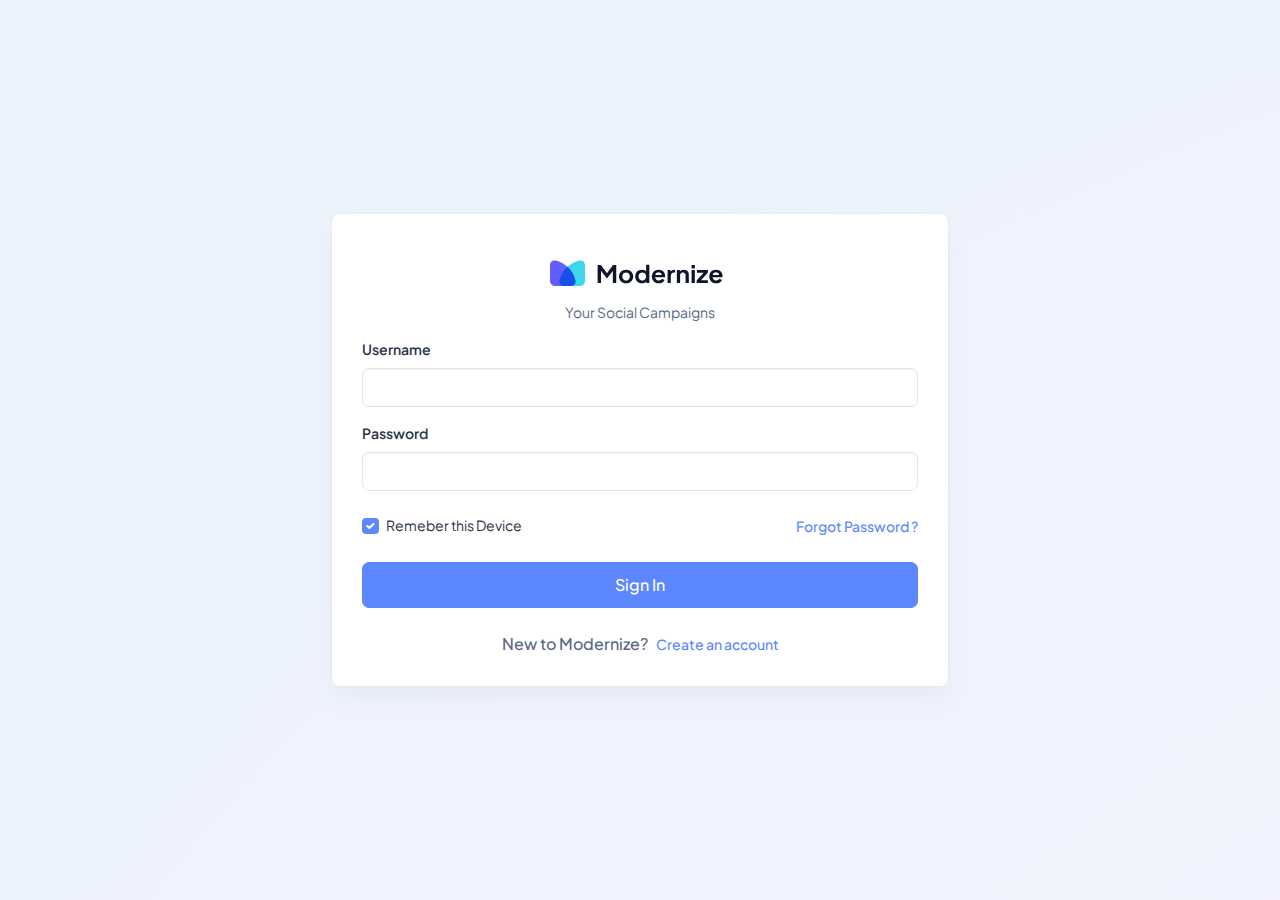
<file: src/html/authentication-login.html>
<!doctype html>
<html lang="en">

<head>
  <meta charset="utf-8">
  <meta name="viewport" content="width=device-width, initial-scale=1">
  <title>Modernize Free</title>
  <link rel="shortcut icon" type="image/png" href="../assets/images/logos/favicon.png" />
  <link rel="stylesheet" href="../assets/css/styles.min.css" />
</head>

<body>
  <!--  Body Wrapper -->
  <div class="page-wrapper" id="main-wrapper" data-layout="vertical" data-navbarbg="skin6" data-sidebartype="full"
    data-sidebar-position="fixed" data-header-position="fixed">
    <div
      class="position-relative overflow-hidden radial-gradient min-vh-100 d-flex align-items-center justify-content-center">
      <div class="d-flex align-items-center justify-content-center w-100">
        <div class="row justify-content-center w-100">
          <div class="col-md-8 col-lg-6 col-xxl-3">
            <div class="card mb-0">
              <div class="card-body">
                <a href="./index.html" class="text-nowrap logo-img text-center d-block py-3 w-100">
                  <img src="../assets/images/logos/dark-logo.svg" width="180" alt="">
                </a>
                <p class="text-center">Your Social Campaigns</p>
                <form>
                  <div class="mb-3">
                    <label for="exampleInputEmail1" class="form-label">Username</label>
                    <input type="email" class="form-control" id="exampleInputEmail1" aria-describedby="emailHelp">
                  </div>
                  <div class="mb-4">
                    <label for="exampleInputPassword1" class="form-label">Password</label>
                    <input type="password" class="form-control" id="exampleInputPassword1">
                  </div>
                  <div class="d-flex align-items-center justify-content-between mb-4">
                    <div class="form-check">
                      <input class="form-check-input primary" type="checkbox" value="" id="flexCheckChecked" checked>
                      <label class="form-check-label text-dark" for="flexCheckChecked">
                        Remeber this Device
                      </label>
                    </div>
                    <a class="text-primary fw-bold" href="./index.html">Forgot Password ?</a>
                  </div>
                  <a href="./index.html" class="btn btn-primary w-100 py-8 fs-4 mb-4 rounded-2">Sign In</a>
                  <div class="d-flex align-items-center justify-content-center">
                    <p class="fs-4 mb-0 fw-bold">New to Modernize?</p>
                    <a class="text-primary fw-bold ms-2" href="./authentication-register.html">Create an account</a>
                  </div>
                </form>
              </div>
            </div>
          </div>
        </div>
      </div>
    </div>
  </div>
  <script src="../assets/libs/jquery/dist/jquery.min.js"></script>
  <script src="../assets/libs/bootstrap/dist/js/bootstrap.bundle.min.js"></script>
</body>

</html>
</file>
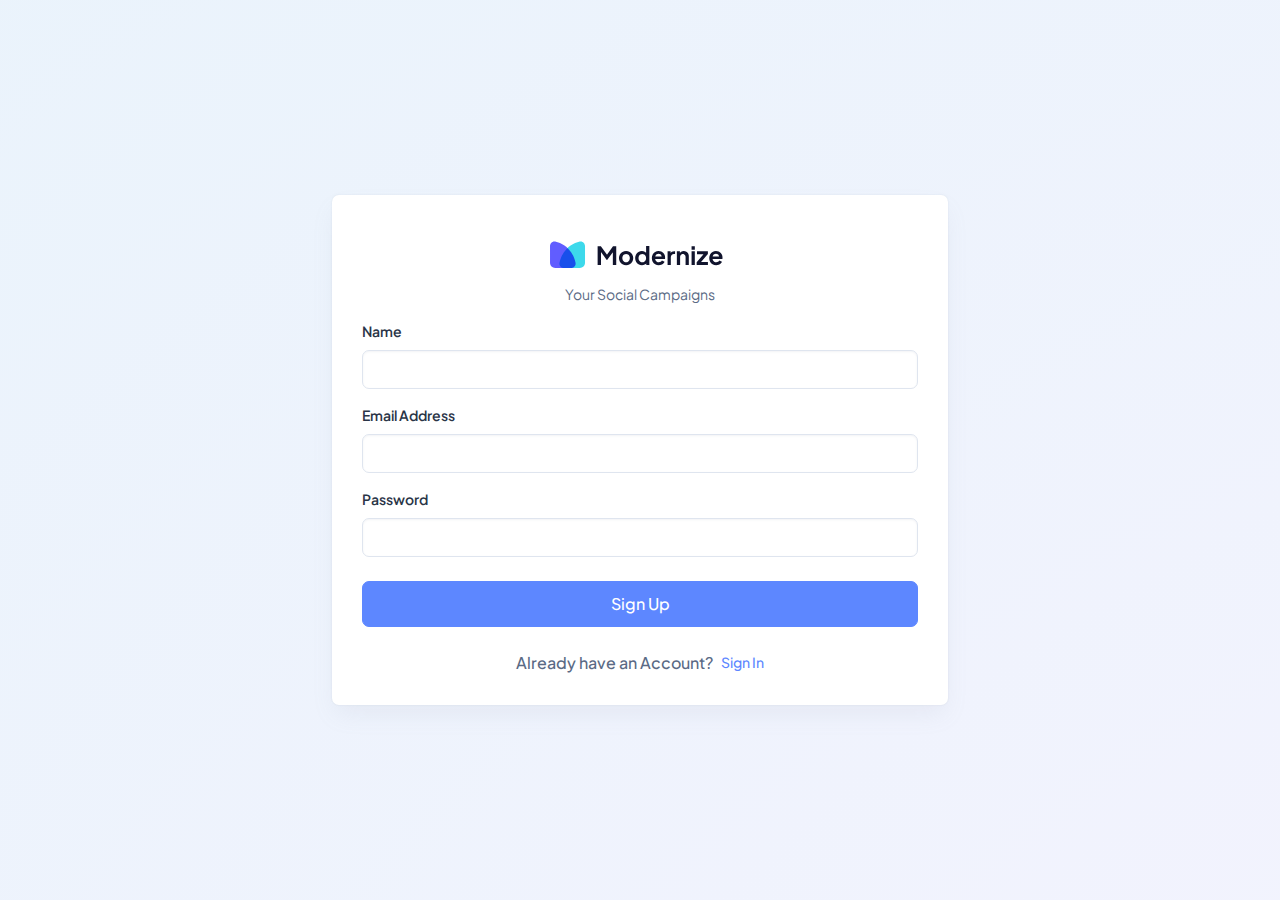
<file: src/html/authentication-register.html>
<!doctype html>
<html lang="en">

<head>
  <meta charset="utf-8">
  <meta name="viewport" content="width=device-width, initial-scale=1">
  <title>Modernize Free</title>
  <link rel="shortcut icon" type="image/png" href="../assets/images/logos/favicon.png" />
  <link rel="stylesheet" href="../assets/css/styles.min.css" />
</head>

<body>
  <!--  Body Wrapper -->
  <div class="page-wrapper" id="main-wrapper" data-layout="vertical" data-navbarbg="skin6" data-sidebartype="full"
    data-sidebar-position="fixed" data-header-position="fixed">
    <div
      class="position-relative overflow-hidden radial-gradient min-vh-100 d-flex align-items-center justify-content-center">
      <div class="d-flex align-items-center justify-content-center w-100">
        <div class="row justify-content-center w-100">
          <div class="col-md-8 col-lg-6 col-xxl-3">
            <div class="card mb-0">
              <div class="card-body">
                <a href="./index.html" class="text-nowrap logo-img text-center d-block py-3 w-100">
                  <img src="../assets/images/logos/dark-logo.svg" width="180" alt="">
                </a>
                <p class="text-center">Your Social Campaigns</p>
                <form>
                  <div class="mb-3">
                    <label for="exampleInputtext1" class="form-label">Name</label>
                    <input type="text" class="form-control" id="exampleInputtext1" aria-describedby="textHelp">
                  </div>
                  <div class="mb-3">
                    <label for="exampleInputEmail1" class="form-label">Email Address</label>
                    <input type="email" class="form-control" id="exampleInputEmail1" aria-describedby="emailHelp">
                  </div>
                  <div class="mb-4">
                    <label for="exampleInputPassword1" class="form-label">Password</label>
                    <input type="password" class="form-control" id="exampleInputPassword1">
                  </div>
                  <a href="./index.html" class="btn btn-primary w-100 py-8 fs-4 mb-4 rounded-2">Sign Up</a>
                  <div class="d-flex align-items-center justify-content-center">
                    <p class="fs-4 mb-0 fw-bold">Already have an Account?</p>
                    <a class="text-primary fw-bold ms-2" href="./authentication-login.html">Sign In</a>
                  </div>
                </form>
              </div>
            </div>
          </div>
        </div>
      </div>
    </div>
  </div>
  <script src="../assets/libs/jquery/dist/jquery.min.js"></script>
  <script src="../assets/libs/bootstrap/dist/js/bootstrap.bundle.min.js"></script>
</body>

</html>
</file>
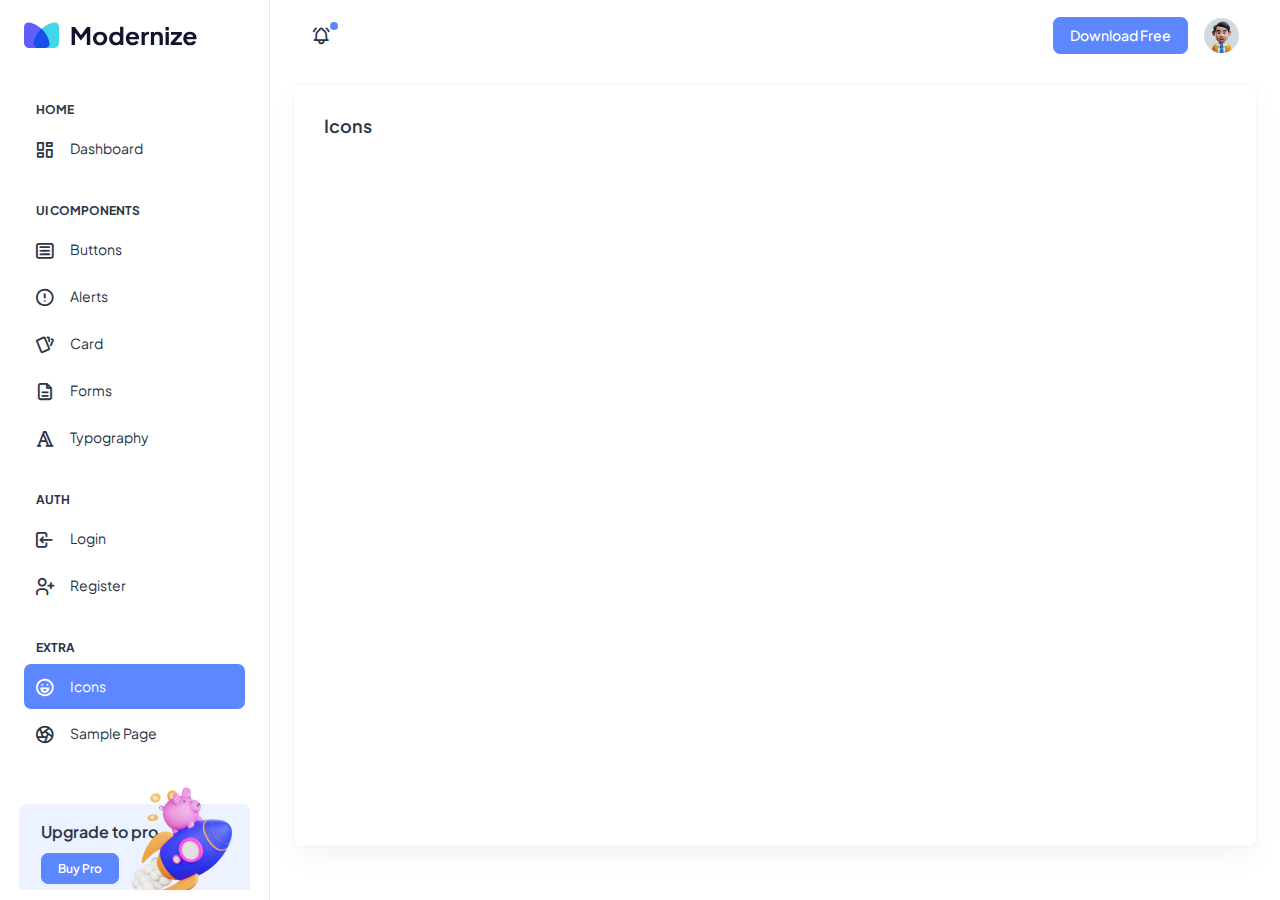
<file: src/html/icon-tabler.html>
<!doctype html>
<html lang="en">

<head>
  <meta charset="utf-8">
  <meta name="viewport" content="width=device-width, initial-scale=1">
  <title>Modernize Free</title>
  <link rel="shortcut icon" type="image/png" href="../assets/images/logos/favicon.png" />
  <link rel="stylesheet" href="../assets/css/styles.min.css" />
</head>

<body>
  <!--  Body Wrapper -->
  <div class="page-wrapper" id="main-wrapper" data-layout="vertical" data-navbarbg="skin6" data-sidebartype="full"
    data-sidebar-position="fixed" data-header-position="fixed">
    <!-- Sidebar Start -->
    <aside class="left-sidebar">
      <!-- Sidebar scroll-->
      <div>
        <div class="brand-logo d-flex align-items-center justify-content-between">
          <a href="./index.html" class="text-nowrap logo-img">
            <img src="../assets/images/logos/dark-logo.svg" width="180" alt="" />
          </a>
          <div class="close-btn d-xl-none d-block sidebartoggler cursor-pointer" id="sidebarCollapse">
            <i class="ti ti-x fs-8"></i>
          </div>
        </div>
        <!-- Sidebar navigation-->
        <nav class="sidebar-nav scroll-sidebar" data-simplebar="">
          <ul id="sidebarnav">
            <li class="nav-small-cap">
              <i class="ti ti-dots nav-small-cap-icon fs-4"></i>
              <span class="hide-menu">Home</span>
            </li>
            <li class="sidebar-item">
              <a class="sidebar-link" href="./index.html" aria-expanded="false">
                <span>
                  <i class="ti ti-layout-dashboard"></i>
                </span>
                <span class="hide-menu">Dashboard</span>
              </a>
            </li>
            <li class="nav-small-cap">
              <i class="ti ti-dots nav-small-cap-icon fs-4"></i>
              <span class="hide-menu">UI COMPONENTS</span>
            </li>
            <li class="sidebar-item">
              <a class="sidebar-link" href="./ui-buttons.html" aria-expanded="false">
                <span>
                  <i class="ti ti-article"></i>
                </span>
                <span class="hide-menu">Buttons</span>
              </a>
            </li>
            <li class="sidebar-item">
              <a class="sidebar-link" href="./ui-alerts.html" aria-expanded="false">
                <span>
                  <i class="ti ti-alert-circle"></i>
                </span>
                <span class="hide-menu">Alerts</span>
              </a>
            </li>
            <li class="sidebar-item">
              <a class="sidebar-link" href="./ui-card.html" aria-expanded="false">
                <span>
                  <i class="ti ti-cards"></i>
                </span>
                <span class="hide-menu">Card</span>
              </a>
            </li>
            <li class="sidebar-item">
              <a class="sidebar-link" href="./ui-forms.html" aria-expanded="false">
                <span>
                  <i class="ti ti-file-description"></i>
                </span>
                <span class="hide-menu">Forms</span>
              </a>
            </li>
            <li class="sidebar-item">
              <a class="sidebar-link" href="./ui-typography.html" aria-expanded="false">
                <span>
                  <i class="ti ti-typography"></i>
                </span>
                <span class="hide-menu">Typography</span>
              </a>
            </li>
            <li class="nav-small-cap">
              <i class="ti ti-dots nav-small-cap-icon fs-4"></i>
              <span class="hide-menu">AUTH</span>
            </li>
            <li class="sidebar-item">
              <a class="sidebar-link" href="./authentication-login.html" aria-expanded="false">
                <span>
                  <i class="ti ti-login"></i>
                </span>
                <span class="hide-menu">Login</span>
              </a>
            </li>
            <li class="sidebar-item">
              <a class="sidebar-link" href="./authentication-register.html" aria-expanded="false">
                <span>
                  <i class="ti ti-user-plus"></i>
                </span>
                <span class="hide-menu">Register</span>
              </a>
            </li>
            <li class="nav-small-cap">
              <i class="ti ti-dots nav-small-cap-icon fs-4"></i>
              <span class="hide-menu">EXTRA</span>
            </li>
            <li class="sidebar-item">
              <a class="sidebar-link" href="./icon-tabler.html" aria-expanded="false">
                <span>
                  <i class="ti ti-mood-happy"></i>
                </span>
                <span class="hide-menu">Icons</span>
              </a>
            </li>
            <li class="sidebar-item">
              <a class="sidebar-link" href="./sample-page.html" aria-expanded="false">
                <span>
                  <i class="ti ti-aperture"></i>
                </span>
                <span class="hide-menu">Sample Page</span>
              </a>
            </li>
          </ul>
          <div class="unlimited-access hide-menu bg-light-primary position-relative mb-7 mt-5 rounded">
            <div class="d-flex">
              <div class="unlimited-access-title me-3">
                <h6 class="fw-semibold fs-4 mb-6 text-dark w-85">Upgrade to pro</h6>
                <a href="https://adminmart.com/product/modernize-bootstrap-5-admin-template/" target="_blank" class="btn btn-primary fs-2 fw-semibold lh-sm">Buy Pro</a>
              </div>
              <div class="unlimited-access-img">
                <img src="../assets/images/backgrounds/rocket.png" alt="" class="img-fluid">
              </div>
            </div>
          </div>
        </nav>
        <!-- End Sidebar navigation -->
      </div>
      <!-- End Sidebar scroll-->
    </aside>
    <!--  Sidebar End -->
    <!--  Main wrapper -->
    <div class="body-wrapper">
      <!--  Header Start -->
      <header class="app-header">
        <nav class="navbar navbar-expand-lg navbar-light">
          <ul class="navbar-nav">
            <li class="nav-item d-block d-xl-none">
              <a class="nav-link sidebartoggler nav-icon-hover" id="headerCollapse" href="javascript:void(0)">
                <i class="ti ti-menu-2"></i>
              </a>
            </li>
            <li class="nav-item">
              <a class="nav-link nav-icon-hover" href="javascript:void(0)">
                <i class="ti ti-bell-ringing"></i>
                <div class="notification bg-primary rounded-circle"></div>
              </a>
            </li>
          </ul>
          <div class="navbar-collapse justify-content-end px-0" id="navbarNav">
            <ul class="navbar-nav flex-row ms-auto align-items-center justify-content-end">
              <a href="https://adminmart.com/product/modernize-free-bootstrap-admin-dashboard/" target="_blank" class="btn btn-primary">Download Free</a>
              <li class="nav-item dropdown">
                <a class="nav-link nav-icon-hover" href="javascript:void(0)" id="drop2" data-bs-toggle="dropdown"
                  aria-expanded="false">
                  <img src="../assets/images/profile/user-1.jpg" alt="" width="35" height="35" class="rounded-circle">
                </a>
                <div class="dropdown-menu dropdown-menu-end dropdown-menu-animate-up" aria-labelledby="drop2">
                  <div class="message-body">
                    <a href="javascript:void(0)" class="d-flex align-items-center gap-2 dropdown-item">
                      <i class="ti ti-user fs-6"></i>
                      <p class="mb-0 fs-3">My Profile</p>
                    </a>
                    <a href="javascript:void(0)" class="d-flex align-items-center gap-2 dropdown-item">
                      <i class="ti ti-mail fs-6"></i>
                      <p class="mb-0 fs-3">My Account</p>
                    </a>
                    <a href="javascript:void(0)" class="d-flex align-items-center gap-2 dropdown-item">
                      <i class="ti ti-list-check fs-6"></i>
                      <p class="mb-0 fs-3">My Task</p>
                    </a>
                    <a href="./authentication-login.html" class="btn btn-outline-primary mx-3 mt-2 d-block">Logout</a>
                  </div>
                </div>
              </li>
            </ul>
          </div>
        </nav>
      </header>
      <!--  Header End -->
      <div class="container-fluid">
        <div class="card w-100 h-100 position-relative overflow-hidden">
          <div class="card-body">
            <h5 class="card-title fw-semibold mb-4">Icons</h5>
            <iframe src="https://tabler-icons.io/" frameborder="0" style="height: calc(100vh - 250px); width: 100%;"
              data-simplebar=""></iframe>
          </div>
        </div>
      </div>
    </div>
  </div>
  <script src="../assets/libs/jquery/dist/jquery.min.js"></script>
  <script src="../assets/libs/bootstrap/dist/js/bootstrap.bundle.min.js"></script>
  <script src="../assets/js/sidebarmenu.js"></script>
  <script src="../assets/js/app.min.js"></script>
  <script src="../assets/libs/simplebar/dist/simplebar.js"></script>
</body>

</html>
</file>
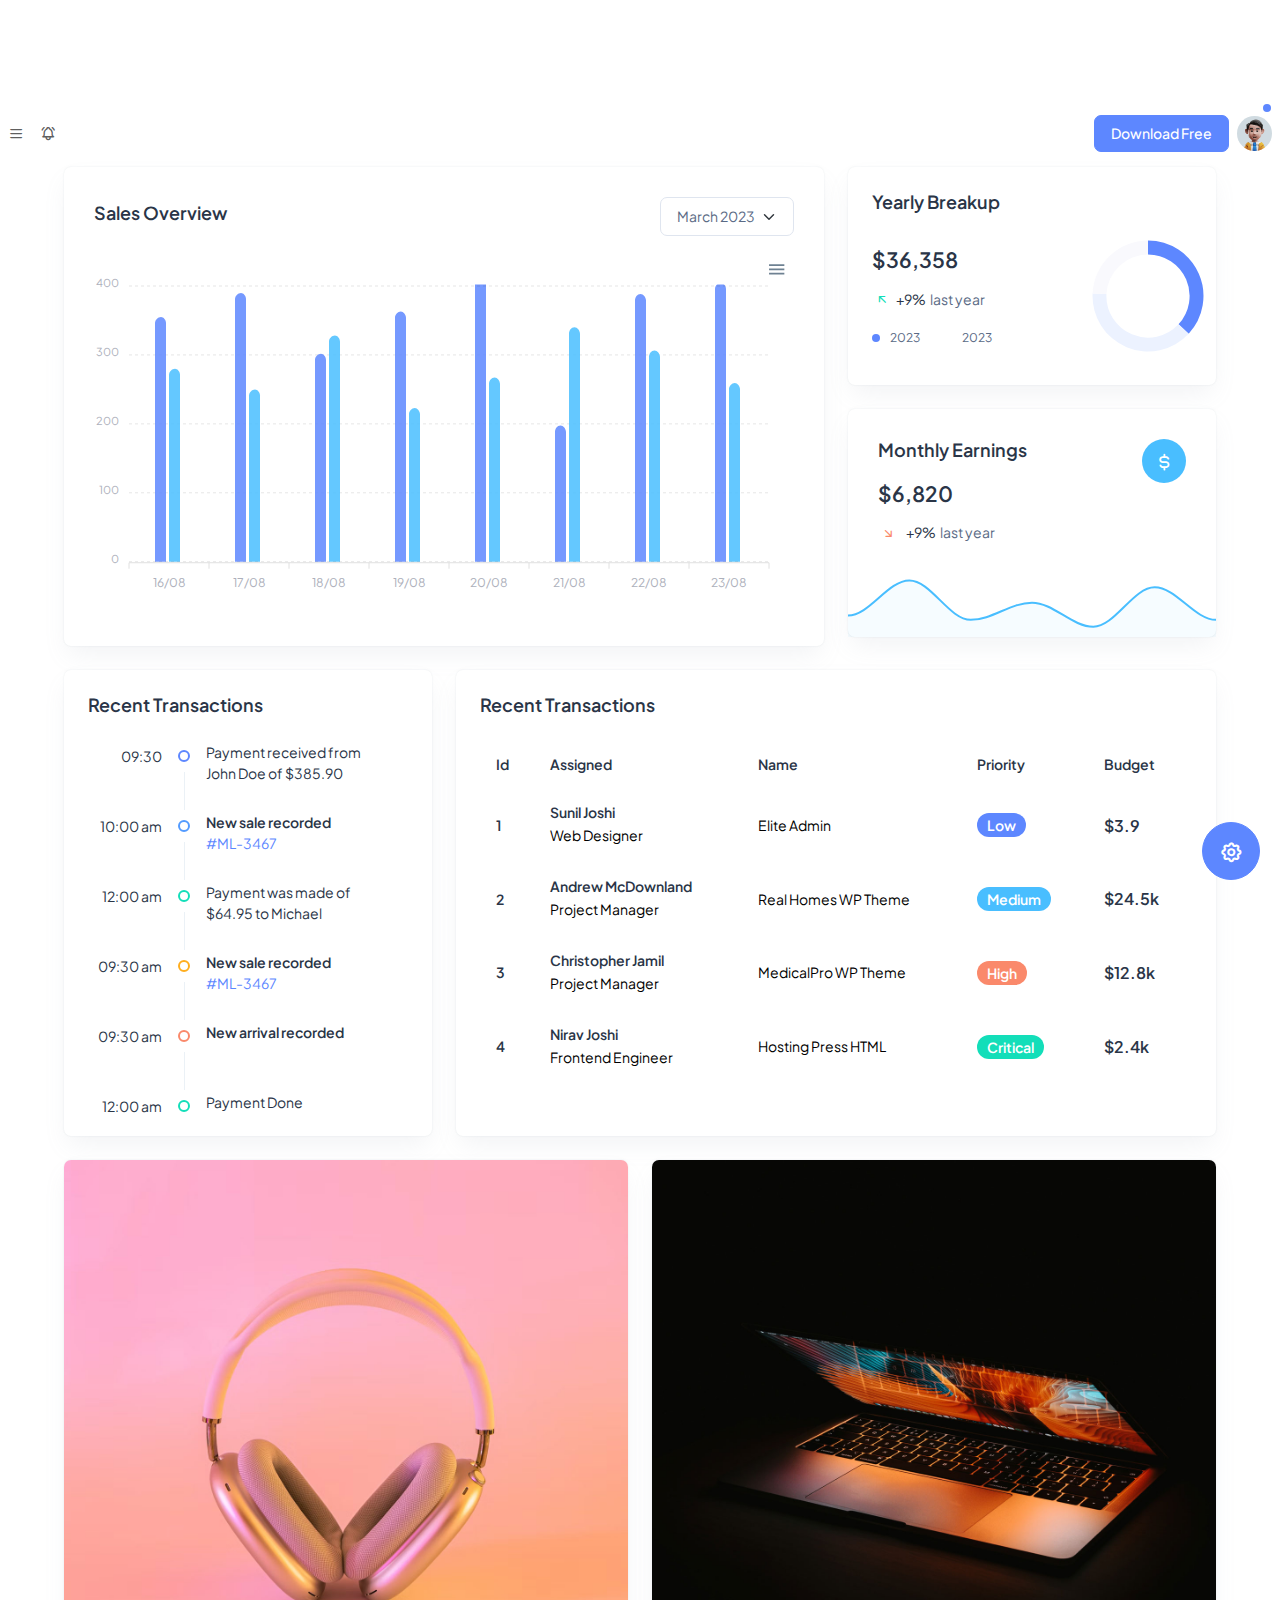
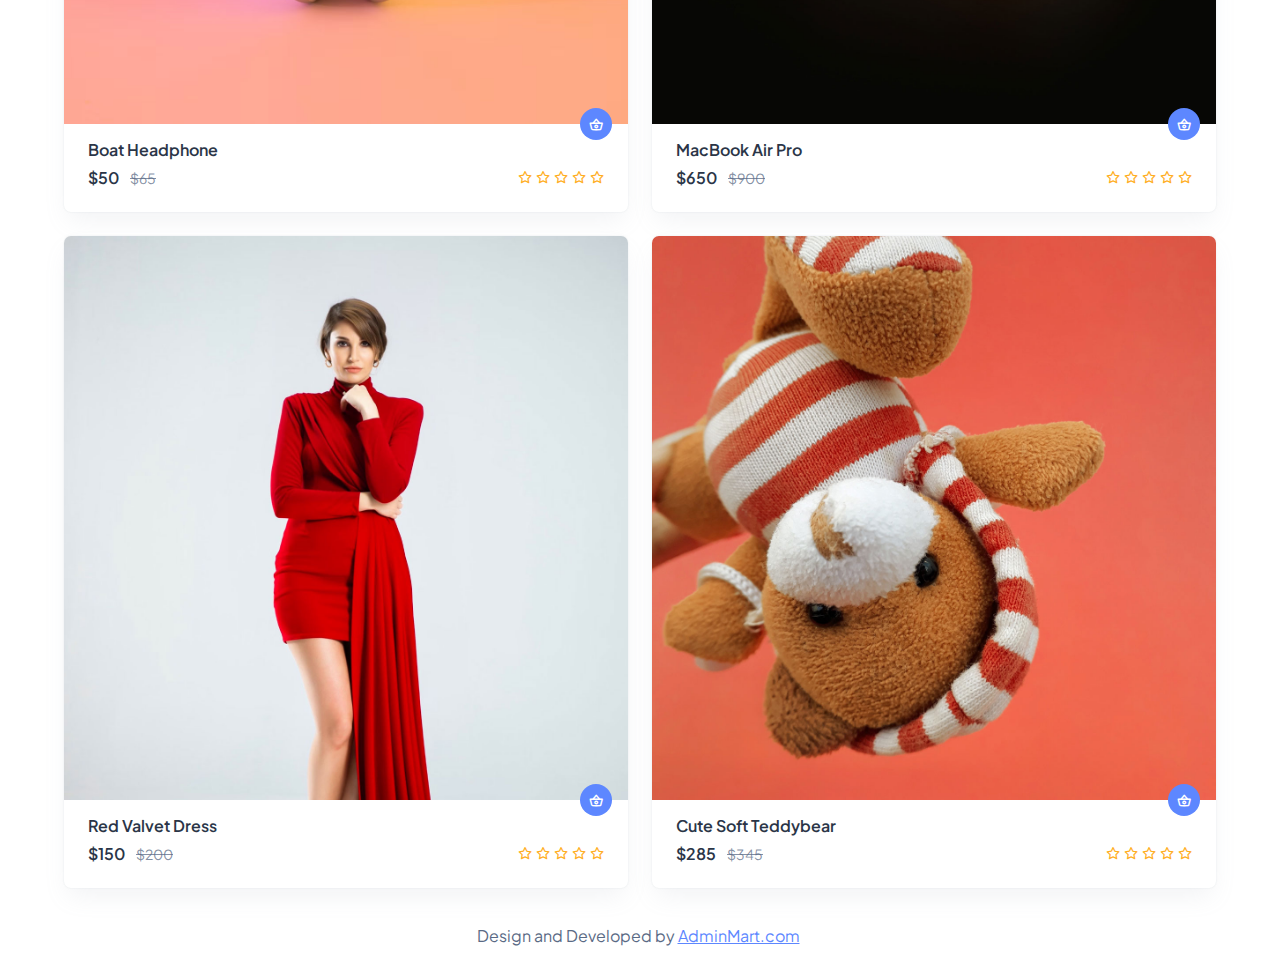
<file: src/html/index copy.html>
<!doctype html>
  <html lang="en" dir="ltr" data-bs-theme="light" data-color-theme="Blue_Theme" data-layout="vertical">

<head>
  <meta charset="utf-8">
  <meta name="viewport" content="width=device-width, initial-scale=1">
  <title>Modernize Free</title>
  <link rel="shortcut icon" type="image/png" href="../assets/images/logos/favicon.png" />
  <link rel="stylesheet" href="../assets/css/styles.css" />
  <!-- Owl Carousel  -->
  <link rel="stylesheet" href="../assets/libs/owl.carousel/dist/assets/owl.carousel.min.css" />
</head>

<body>
  <!--  Body Wrapper -->
  <div class="page-wrapper" id="main-wrapper" data-layout="vertical" data-navbarbg="skin6" data-sidebartype="full"
    data-sidebar-position="fixed" data-header-position="fixed">
    <!-- Sidebar Start -->
    <aside class="left-sidebar with-vertical">
      <div><!-- ---------------------------------- -->
        <!-- Start Vertical Layout Sidebar -->
        <!-- ---------------------------------- -->
        <div class="brand-logo d-flex align-items-center justify-content-between">
          <a href="../main/index.html" class="text-nowrap logo-img">
            <img src="../assets/images/logos/dark-logo.svg" class="dark-logo" alt="Logo-Dark" />
            <img src="../assets/images/logos/light-logo.svg" class="light-logo" alt="Logo-light" />
          </a>
          <a href="javascript:void(0)" class="sidebartoggler ms-auto text-decoration-none fs-5 d-block d-xl-none">
            <i class="ti ti-x"></i>
          </a>
        </div>

        <nav class="sidebar-nav scroll-sidebar" data-simplebar>
          <ul id="sidebarnav">
            <!-- ---------------------------------- -->
            <!-- Home -->
            <!-- ---------------------------------- -->
            <li class="nav-small-cap">
              <i class="ti ti-dots nav-small-cap-icon fs-4"></i>
              <span class="hide-menu">Home</span>
            </li>
            <!-- ---------------------------------- -->
            <!-- Dashboard -->
            <!-- ---------------------------------- -->
            <li class="sidebar-item">
              <a class="sidebar-link" href="" id="get-url" aria-expanded="false">
                <span>
                  <i class="ti ti-aperture"></i>
                </span>
                <span class="hide-menu">Modern</span>
              </a>
            </li>
            <li class="sidebar-item">
              <a class="sidebar-link" href="../main/index2.html" aria-expanded="false">
                <span>
                  <i class="ti ti-shopping-cart"></i>
                </span>
                <span class="hide-menu">eCommerce</span>
              </a>
            </li>
            <li class="sidebar-item">
              <a class="sidebar-link" href="../main/index3.html" aria-expanded="false">
                <span>
                  <i class="ti ti-currency-dollar"></i>
                </span>
                <span class="hide-menu">NFT</span>
              </a>
            </li>
            <li class="sidebar-item">
              <a class="sidebar-link" href="../main/index4.html" aria-expanded="false">
                <span>
                  <i class="ti ti-cpu"></i>
                </span>
                <span class="hide-menu">Crypto</span>
              </a>
            </li>
            <li class="sidebar-item">
              <a class="sidebar-link" href="../main/index5.html" aria-expanded="false">
                <span>
                  <i class="ti ti-activity-heartbeat"></i>
                </span>
                <span class="hide-menu">General</span>
              </a>
            </li>
            <li class="sidebar-item">
              <a class="sidebar-link" href="../main/index6.html" aria-expanded="false">
                <span>
                  <i class="ti ti-playlist"></i>
                </span>
                <span class="hide-menu">Music</span>
              </a>
            </li>
            <!-- ---------------------------------- -->
            <!-- Frontend page -->
            <!-- ---------------------------------- -->
            <li class="sidebar-item">
              <a class="sidebar-link has-arrow" href="javascript:void(0)" aria-expanded="false">
                <span class="d-flex">
                  <i class="ti ti-layout-grid"></i>
                </span>
                <span class="hide-menu">Frontend page</span>
              </a>
              <ul aria-expanded="false" class="collapse first-level">
                <li class="sidebar-item">
                  <a href="../main/frontend-landingpage.html" class="sidebar-link">
                    <div class="round-16 d-flex align-items-center justify-content-center">
                      <i class="ti ti-circle"></i>
                    </div>
                    <span class="hide-menu">Homepage</span>
                  </a>
                </li>
                <li class="sidebar-item">
                  <a href="../main/frontend-aboutpage.html" class="sidebar-link">
                    <div class="round-16 d-flex align-items-center justify-content-center">
                      <i class="ti ti-circle"></i>
                    </div>
                    <span class="hide-menu">About Us</span>
                  </a>
                </li>
                <li class="sidebar-item">
                  <a href="../main/frontend-contactpage.html" class="sidebar-link">
                    <div class="round-16 d-flex align-items-center justify-content-center">
                      <i class="ti ti-circle"></i>
                    </div>
                    <span class="hide-menu">Contact Us</span>
                  </a>
                </li>
                <li class="sidebar-item">
                  <a href="../main/frontend-blogpage.html" class="sidebar-link">
                    <div class="round-16 d-flex align-items-center justify-content-center">
                      <i class="ti ti-circle"></i>
                    </div>
                    <span class="hide-menu">Blog</span>
                  </a>
                </li>
                <li class="sidebar-item">
                  <a href="../main/frontend-blogdetailpage.html" class="sidebar-link">
                    <div class="round-16 d-flex align-items-center justify-content-center">
                      <i class="ti ti-circle"></i>
                    </div>
                    <span class="hide-menu">Blog Details</span>
                  </a>
                </li>
              </ul>
            </li>

            <!-- ---------------------------------- -->
            <!-- Apps -->
            <!-- ---------------------------------- -->
            <li class="nav-small-cap">
              <i class="ti ti-dots nav-small-cap-icon fs-4"></i>
              <span class="hide-menu">Apps</span>
            </li>
            <li class="sidebar-item">
              <a class="sidebar-link" href="../main/app-calendar.html" aria-expanded="false">
                <span>
                  <i class="ti ti-calendar"></i>
                </span>
                <span class="hide-menu">Calendar</span>
              </a>
            </li>
            <li class="sidebar-item">
              <a class="sidebar-link" href="../main/app-kanban.html" aria-expanded="false">
                <span>
                  <i class="ti ti-layout-kanban"></i>
                </span>
                <span class="hide-menu">Kanban</span>
              </a>
            </li>
            <li class="sidebar-item">
              <a class="sidebar-link" href="../main/app-chat.html" aria-expanded="false">
                <span>
                  <i class="ti ti-message-dots"></i>
                </span>
                <span class="hide-menu">Chat</span>
              </a>
            </li>
            <li class="sidebar-item">
              <a class="sidebar-link" href="../main/app-email.html" aria-expanded="false">
                <span>
                  <i class="ti ti-mail"></i>
                </span>
                <span class="hide-menu">Email</span>
              </a>
            </li>
            <li class="sidebar-item">
              <a class="sidebar-link" href="../main/app-notes.html" aria-expanded="false">
                <span>
                  <i class="ti ti-notes"></i>
                </span>
                <span class="hide-menu">Notes</span>
              </a>
            </li>
            <li class="sidebar-item">
              <a class="sidebar-link" href="../main/app-contact.html" aria-expanded="false">
                <span>
                  <i class="ti ti-phone"></i>
                </span>
                <span class="hide-menu">Contact Table</span>
              </a>
            </li>
            <li class="sidebar-item">
              <a class="sidebar-link" href="../main/app-contact2.html" aria-expanded="false">
                <span>
                  <i class="ti ti-list-details"></i>
                </span>
                <span class="hide-menu">Contact List</span>
              </a>
            </li>
            <li class="sidebar-item">
              <a class="sidebar-link" href="../main/app-invoice.html" aria-expanded="false">
                <span>
                  <i class="ti ti-file-text"></i>
                </span>
                <span class="hide-menu">Invoice</span>
              </a>
            </li>
            <li class="sidebar-item">
              <a class="sidebar-link" href="../main/page-user-profile.html" aria-expanded="false">
                <span>
                  <i class="ti ti-user-circle"></i>
                </span>
                <span class="hide-menu">User Profile</span>
              </a>
            </li>
            <li class="sidebar-item">
              <a class="sidebar-link has-arrow" href="javascript:void(0)" aria-expanded="false">
                <span class="d-flex">
                  <i class="ti ti-chart-donut-3"></i>
                </span>
                <span class="hide-menu">Blog</span>
              </a>
              <ul aria-expanded="false" class="collapse first-level">
                <li class="sidebar-item">
                  <a href="../main/blog-posts.html" class="sidebar-link">
                    <div class="round-16 d-flex align-items-center justify-content-center">
                      <i class="ti ti-circle"></i>
                    </div>
                    <span class="hide-menu">Posts</span>
                  </a>
                </li>
                <li class="sidebar-item">
                  <a href="../main/blog-detail.html" class="sidebar-link">
                    <div class="round-16 d-flex align-items-center justify-content-center">
                      <i class="ti ti-circle"></i>
                    </div>
                    <span class="hide-menu">Details</span>
                  </a>
                </li>
              </ul>
            </li>
            <li class="sidebar-item">
              <a class="sidebar-link has-arrow" href="javascript:void(0)" aria-expanded="false">
                <span class="d-flex">
                  <i class="ti ti-basket"></i>
                </span>
                <span class="hide-menu">Ecommerce</span>
              </a>
              <ul aria-expanded="false" class="collapse first-level">
                <li class="sidebar-item">
                  <a href="../main/eco-shop.html" class="sidebar-link">
                    <div class="round-16 d-flex align-items-center justify-content-center">
                      <i class="ti ti-circle"></i>
                    </div>
                    <span class="hide-menu">Shop</span>
                  </a>
                </li>
                <li class="sidebar-item">
                  <a href="../main/eco-shop-detail.html" class="sidebar-link">
                    <div class="round-16 d-flex align-items-center justify-content-center">
                      <i class="ti ti-circle"></i>
                    </div>
                    <span class="hide-menu">Details</span>
                  </a>
                </li>
                <li class="sidebar-item">
                  <a href="../main/eco-product-list.html" class="sidebar-link">
                    <div class="round-16 d-flex align-items-center justify-content-center">
                      <i class="ti ti-circle"></i>
                    </div>
                    <span class="hide-menu">List</span>
                  </a>
                </li>
                <li class="sidebar-item">
                  <a href="../main/eco-checkout.html" class="sidebar-link">
                    <div class="round-16 d-flex align-items-center justify-content-center">
                      <i class="ti ti-circle"></i>
                    </div>
                    <span class="hide-menu">Checkout</span>
                  </a>
                </li>
                <li class="sidebar-item">
                  <a href="../main/eco-add-product.html" class="sidebar-link">
                    <div class="round-16 d-flex align-items-center justify-content-center">
                      <i class="ti ti-circle"></i>
                    </div>
                    <span class="hide-menu">Add Product</span>
                  </a>
                </li>
                <li class="sidebar-item">
                  <a href="../main/eco-edit-product.html" class="sidebar-link">
                    <div class="round-16 d-flex align-items-center justify-content-center">
                      <i class="ti ti-circle"></i>
                    </div>
                    <span class="hide-menu">Edit Product</span>
                  </a>
                </li>
              </ul>
            </li>
            <!-- ---------------------------------- -->
            <!-- PAGES -->
            <!-- ---------------------------------- -->
            <li class="nav-small-cap">
              <i class="ti ti-dots nav-small-cap-icon fs-4"></i>
              <span class="hide-menu">PAGES</span>
            </li>
            <li class="sidebar-item">
              <a class="sidebar-link" href="../main/page-pricing.html" aria-expanded="false">
                <span>
                  <i class="ti ti-currency-dollar"></i>
                </span>
                <span class="hide-menu">Pricing</span>
              </a>
            </li>
            <li class="sidebar-item">
              <a class="sidebar-link" href="../main/page-faq.html" aria-expanded="false">
                <span>
                  <i class="ti ti-help"></i>
                </span>
                <span class="hide-menu">FAQ</span>
              </a>
            </li>
            <li class="sidebar-item">
              <a class="sidebar-link" href="../main/page-account-settings.html" aria-expanded="false">
                <span>
                  <i class="ti ti-user-circle"></i>
                </span>
                <span class="hide-menu">Account Setting</span>
              </a>
            </li>
            <li class="sidebar-item">
              <a class="sidebar-link" href="../landingpage/index.html" aria-expanded="false">
                <span>
                  <i class="ti ti-app-window"></i>
                </span>
                <span class="hide-menu">Landing Page</span>
              </a>
            </li>
            <li class="sidebar-item">
              <a class="sidebar-link has-arrow" href="javascript:void(0)" aria-expanded="false">
                <span class="d-flex">
                  <i class="ti ti-layout"></i>
                </span>
                <span class="hide-menu">Widgets</span>
              </a>
              <ul aria-expanded="false" class="collapse first-level">
                <li class="sidebar-item">
                  <a href="../main/widgets-cards.html" class="sidebar-link">
                    <div class="round-16 d-flex align-items-center justify-content-center">
                      <i class="ti ti-circle"></i>
                    </div>
                    <span class="hide-menu">Cards</span>
                  </a>
                </li>
                <li class="sidebar-item">
                  <a href="../main/widgets-banners.html" class="sidebar-link">
                    <div class="round-16 d-flex align-items-center justify-content-center">
                      <i class="ti ti-circle"></i>
                    </div>
                    <span class="hide-menu">Banner</span>
                  </a>
                </li>
                <li class="sidebar-item">
                  <a href="../main/widgets-charts.html" class="sidebar-link">
                    <div class="round-16 d-flex align-items-center justify-content-center">
                      <i class="ti ti-circle"></i>
                    </div>
                    <span class="hide-menu">Charts</span>
                  </a>
                </li>
                <li class="sidebar-item">
                  <a href="../main/widgets-feeds.html" class="sidebar-link">
                    <div class="round-16 d-flex align-items-center justify-content-center">
                      <i class="ti ti-circle"></i>
                    </div>
                    <span class="hide-menu">Feed Widgets</span>
                  </a>
                </li>
                <li class="sidebar-item">
                  <a href="../main/widgets-apps.html" class="sidebar-link">
                    <div class="round-16 d-flex align-items-center justify-content-center">
                      <i class="ti ti-circle"></i>
                    </div>
                    <span class="hide-menu">Apps Widgets</span>
                  </a>
                </li>
                <li class="sidebar-item">
                  <a href="../main/widgets-data.html" class="sidebar-link">
                    <div class="round-16 d-flex align-items-center justify-content-center">
                      <i class="ti ti-circle"></i>
                    </div>
                    <span class="hide-menu">Data Widgets</span>
                  </a>
                </li>
              </ul>
            </li>

            

           

          
           
           
           

         
            

            <!-- ---------------------------------- -->
            <!-- Form Wizard -->
            <!-- ---------------------------------- -->
            <li class="sidebar-item">
              <a class="sidebar-link" href="../main/form-wizard.html" aria-expanded="false">
                <span class="d-flex">
                  <i class="ti ti-files"></i>
                </span>
                <span class="hide-menu">Form Wizard</span>
              </a>
            </li>
            <!-- ---------------------------------- -->
            <!-- Form Repeater -->
            <!-- ---------------------------------- -->
            <li class="sidebar-item">
              <a class="sidebar-link" href="../main/form-repeater.html" aria-expanded="false">
                <span class="d-flex">
                  <i class="ti ti-topology-star-3"></i>
                </span>
                <span class="hide-menu">Form Repeater</span>
              </a>
            </li>
            <!-- ---------------------------------- -->
            <!-- Tables -->
            <!-- ---------------------------------- -->
            <li class="nav-small-cap">
              <i class="ti ti-dots nav-small-cap-icon fs-4"></i>
              <span class="hide-menu">Tables</span>
            </li>
            <!-- ---------------------------------- -->
            <!-- Bootstrap Table -->
            <!-- ---------------------------------- -->
            <li class="sidebar-item">
              <a class="sidebar-link has-arrow" href="javascript:void(0)" aria-expanded="false">
                <span class="d-flex">
                  <i class="ti ti-layout-sidebar"></i>
                </span>
                <span class="hide-menu">Bootstrap Table</span>
              </a>
              <ul aria-expanded="false" class="collapse first-level">
                <li class="sidebar-item">
                  <a href="../main/table-basic.html" class="sidebar-link">
                    <div class="round-16 d-flex align-items-center justify-content-center">
                      <i class="ti ti-circle"></i>
                    </div>
                    <span class="hide-menu">Basic Table</span>
                  </a>
                </li>
                <li class="sidebar-item">
                  <a href="../main/table-dark-basic.html" class="sidebar-link">
                    <div class="round-16 d-flex align-items-center justify-content-center">
                      <i class="ti ti-circle"></i>
                    </div>
                    <span class="hide-menu">Dark Basic Table</span>
                  </a>
                </li>
                <li class="sidebar-item">
                  <a href="../main/table-sizing.html" class="sidebar-link">
                    <div class="round-16 d-flex align-items-center justify-content-center">
                      <i class="ti ti-circle"></i>
                    </div>
                    <span class="hide-menu">Sizing Table</span>
                  </a>
                </li>
                <li class="sidebar-item mb-3">
                  <a href="../main/table-layout-coloured.html" class="sidebar-link">
                    <div class="round-16 d-flex align-items-center justify-content-center">
                      <i class="ti ti-circle"></i>
                    </div>
                    <span class="hide-menu">Coloured Table</span>
                  </a>
                </li>
              </ul>
            </li>
            <!-- ---------------------------------- -->
            <!-- Datatable -->
            <!-- ---------------------------------- -->
            <li class="sidebar-item">
              <a class="sidebar-link has-arrow" href="javascript:void(0)" aria-expanded="false">
                <span class="d-flex">
                  <i class="ti ti-air-conditioning-disabled"></i>
                </span>
                <span class="hide-menu">Datatables</span>
              </a>
              <ul aria-expanded="false" class="collapse first-level">
                <li class="sidebar-item">
                  <a href="../main/table-datatable-basic.html" class="sidebar-link">
                    <div class="round-16 d-flex align-items-center justify-content-center">
                      <i class="ti ti-circle"></i>
                    </div>
                    <span class="hide-menu">Basic Initialisation</span>
                  </a>
                </li>
                <li class="sidebar-item">
                  <a href="../main/table-datatable-api.html" class="sidebar-link">
                    <div class="round-16 d-flex align-items-center justify-content-center">
                      <i class="ti ti-circle"></i>
                    </div>
                    <span class="hide-menu">API</span>
                  </a>
                </li>
                <li class="sidebar-item">
                  <a href="../main/table-datatable-advanced.html" class="sidebar-link">
                    <div class="round-16 d-flex align-items-center justify-content-center">
                      <i class="ti ti-circle"></i>
                    </div>
                    <span class="hide-menu">Advanced Initialisation</span>
                  </a>
                </li>
              </ul>
            </li>
            <!-- ---------------------------------- -->
            <!-- Table Jsgrid -->
            <!-- ---------------------------------- -->

            <!-- ---------------------------------- -->
            <!-- Charts -->
            <!-- ---------------------------------- -->
            <li class="nav-small-cap">
              <i class="ti ti-dots nav-small-cap-icon fs-4"></i>
              <span class="hide-menu">Charts</span>
            </li>
            <!-- ---------------------------------- -->
            <!-- Apex Chart -->
            <!-- ---------------------------------- -->
            <li class="sidebar-item">
              <a class="sidebar-link has-arrow" href="javascript:void(0)" aria-expanded="false">
                <span class="d-flex">
                  <i class="ti ti-chart-pie"></i>
                </span>
                <span class="hide-menu">Apex Charts</span>
              </a>
              <ul aria-expanded="false" class="collapse first-level">
                <li class="sidebar-item">
                  <a href="../main/chart-apex-line.html" class="sidebar-link">
                    <div class="round-16 d-flex align-items-center justify-content-center">
                      <i class="ti ti-circle"></i>
                    </div>
                    <span class="hide-menu">Line Chart</span>
                  </a>
                </li>
                <li class="sidebar-item">
                  <a href="../main/chart-apex-area.html" class="sidebar-link">
                    <div class="round-16 d-flex align-items-center justify-content-center">
                      <i class="ti ti-circle"></i>
                    </div>
                    <span class="hide-menu">Area Chart</span>
                  </a>
                </li>
                <li class="sidebar-item">
                  <a href="../main/chart-apex-bar.html" class="sidebar-link">
                    <div class="round-16 d-flex align-items-center justify-content-center">
                      <i class="ti ti-circle"></i>
                    </div>
                    <span class="hide-menu">Bar Chart</span>
                  </a>
                </li>
                <li class="sidebar-item">
                  <a href="../main/chart-apex-pie.html" class="sidebar-link">
                    <div class="round-16 d-flex align-items-center justify-content-center">
                      <i class="ti ti-circle"></i>
                    </div>
                    <span class="hide-menu">Pie Chart</span>
                  </a>
                </li>
                <li class="sidebar-item">
                  <a href="../main/chart-apex-radial.html" class="sidebar-link">
                    <div class="round-16 d-flex align-items-center justify-content-center">
                      <i class="ti ti-circle"></i>
                    </div>
                    <span class="hide-menu">Radial Chart</span>
                  </a>
                </li>
                <li class="sidebar-item mb-3">
                  <a href="../main/chart-apex-radar.html" class="sidebar-link">
                    <div class="round-16 d-flex align-items-center justify-content-center">
                      <i class="ti ti-circle"></i>
                    </div>
                    <span class="hide-menu">Radar Chart</span>
                  </a>
                </li>
              </ul>
            </li>

            <!-- ---------------------------------- -->
            <!-- Sample Pages -->
            <!-- ---------------------------------- -->
            <li class="nav-small-cap">
              <i class="ti ti-dots nav-small-cap-icon fs-4"></i>
              <span class="hide-menu">Sample Pages</span>
            </li>

            <li class="sidebar-item">
              <a class="sidebar-link has-arrow" href="javascript:void(0)" aria-expanded="false">
                <span class="d-flex">
                  <i class="ti ti-file"></i>
                </span>
                <span class="hide-menu">Sample Pages</span>
              </a>
              <ul aria-expanded="false" class="collapse first-level">
                <li class="sidebar-item">
                  <a href="../main/pages-animation.html" class="sidebar-link">
                    <div class="round-16 d-flex align-items-center justify-content-center">
                      <i class="ti ti-circle"></i>
                    </div>
                    <span class="hide-menu">Animation</span>
                  </a>
                </li>
                <li class="sidebar-item">
                  <a href="../main/pages-search-result.html" class="sidebar-link">
                    <div class="round-16 d-flex align-items-center justify-content-center">
                      <i class="ti ti-circle"></i>
                    </div>
                    <span class="hide-menu">Search Result</span>
                  </a>
                </li>
                <li class="sidebar-item">
                  <a href="../main/pages-gallery.html" class="sidebar-link">
                    <div class="round-16 d-flex align-items-center justify-content-center">
                      <i class="ti ti-circle"></i>
                    </div>
                    <span class="hide-menu">Gallery</span>
                  </a>
                </li>
                <li class="sidebar-item">
                  <a href="../main/pages-treeview.html" class="sidebar-link">
                    <div class="round-16 d-flex align-items-center justify-content-center">
                      <i class="ti ti-circle"></i>
                    </div>
                    <span class="hide-menu">Treeview</span>
                  </a>
                </li>
                <li class="sidebar-item">
                  <a href="../main/pages-block-ui.html" class="sidebar-link">
                    <div class="round-16 d-flex align-items-center justify-content-center">
                      <i class="ti ti-circle"></i>
                    </div>
                    <span class="hide-menu">Block-Ui</span>
                  </a>
                </li>
                <li class="sidebar-item mb-3">
                  <a href="../main/pages-session-timeout.html" class="sidebar-link">
                    <div class="round-16 d-flex align-items-center justify-content-center">
                      <i class="ti ti-circle"></i>
                    </div>
                    <span class="hide-menu">Session Timeout</span>
                  </a>
                </li>
              </ul>
            </li>

            <!-- ---------------------------------- -->
            <!-- Icons -->
            <!-- ---------------------------------- -->
            <li class="nav-small-cap">
              <i class="ti ti-dots nav-small-cap-icon fs-4"></i>
              <span class="hide-menu">Icons</span>
            </li>
            <!-- ---------------------------------- -->
            <!-- Tabler Icon -->
            <!-- ---------------------------------- -->
            <li class="sidebar-item">
              <a class="sidebar-link sidebar-link" href="../main/icon-tabler.html" aria-expanded="false">
                <span class="rounded-3">
                  <i class="ti ti-archive"></i>
                </span>
                <span class="hide-menu">Tabler Icon</span>
              </a>
            </li>
            <!-- ---------------------------------- -->
            <!-- Solar Icon -->
            <!-- ---------------------------------- -->
            <li class="sidebar-item">
              <a class="sidebar-link sidebar-link" href="../main/icon-solar.html" aria-expanded="false">
                <span class="rounded-3">
                  <i class="ti ti-mood-smile"></i>
                </span>
                <span class="hide-menu">Solar Icon</span>
              </a>
            </li>
            <!-- ---------------------------------- -->
            <!-- AUTH -->
            <!-- ---------------------------------- -->
            <li class="nav-small-cap">
              <i class="ti ti-dots nav-small-cap-icon fs-4"></i>
              <span class="hide-menu">AUTH</span>
            </li>
            <li class="sidebar-item">
              <a class="sidebar-link sidebar-link" href="../main/authentication-error.html" aria-expanded="false">
                <span class="rounded-3">
                  <i class="ti ti-alert-circle"></i>
                </span>
                <span class="hide-menu">Error</span>
              </a>
            </li>
            <li class="sidebar-item">
              <a class="sidebar-link has-arrow" href="javascript:void(0)" aria-expanded="false">
                <span class="d-flex">
                  <i class="ti ti-login"></i>
                </span>
                <span class="hide-menu">Login</span>
              </a>
              <ul aria-expanded="false" class="collapse first-level">
                <li class="sidebar-item">
                  <a href="../main/authentication-login.html" class="sidebar-link">
                    <div class="round-16 d-flex align-items-center justify-content-center">
                      <i class="ti ti-circle"></i>
                    </div>
                    <span class="hide-menu">Side Login</span>
                  </a>
                </li>
                <li class="sidebar-item">
                  <a href="../main/authentication-login2.html" class="sidebar-link">
                    <div class="round-16 d-flex align-items-center justify-content-center">
                      <i class="ti ti-circle"></i>
                    </div>
                    <span class="hide-menu">Boxed Login</span>
                  </a>
                </li>
              </ul>
            </li>
            <li class="sidebar-item">
              <a class="sidebar-link has-arrow" href="javascript:void(0)" aria-expanded="false">
                <span class="d-flex">
                  <i class="ti ti-user-plus"></i>
                </span>
                <span class="hide-menu">Register</span>
              </a>
              <ul aria-expanded="false" class="collapse first-level">
                <li class="sidebar-item">
                  <a href="../main/authentication-register.html" class="sidebar-link">
                    <div class="round-16 d-flex align-items-center justify-content-center">
                      <i class="ti ti-circle"></i>
                    </div>
                    <span class="hide-menu">Side Register</span>
                  </a>
                </li>
                <li class="sidebar-item">
                  <a href="../main/authentication-register2.html" class="sidebar-link">
                    <div class="round-16 d-flex align-items-center justify-content-center">
                      <i class="ti ti-circle"></i>
                    </div>
                    <span class="hide-menu">Boxed Register</span>
                  </a>
                </li>
              </ul>
            </li>
            <li class="sidebar-item">
              <a class="sidebar-link has-arrow" href="javascript:void(0)" aria-expanded="false">
                <span class="d-flex">
                  <i class="ti ti-rotate"></i>
                </span>
                <span class="hide-menu">Forgot Password</span>
              </a>
              <ul aria-expanded="false" class="collapse first-level">
                <li class="sidebar-item">
                  <a href="../main/authentication-forgot-password.html" class="sidebar-link">
                    <div class="round-16 d-flex align-items-center justify-content-center">
                      <i class="ti ti-circle"></i>
                    </div>
                    <span class="hide-menu">Side Forgot Password</span>
                  </a>
                </li>
                <li class="sidebar-item">
                  <a href="../main/authentication-forgot-password2.html" class="sidebar-link">
                    <div class="round-16 d-flex align-items-center justify-content-center">
                      <i class="ti ti-circle"></i>
                    </div>
                    <span class="hide-menu">Boxed Forgot Password</span>
                  </a>
                </li>
              </ul>
            </li>
            <li class="sidebar-item">
              <a class="sidebar-link has-arrow" href="javascript:void(0)" aria-expanded="false">
                <span class="d-flex">
                  <i class="ti ti-zoom-code"></i>
                </span>
                <span class="hide-menu">Two Steps</span>
              </a>
              <ul aria-expanded="false" class="collapse first-level">
                <li class="sidebar-item">
                  <a href="../main/authentication-two-steps.html" class="sidebar-link">
                    <div class="round-16 d-flex align-items-center justify-content-center">
                      <i class="ti ti-circle"></i>
                    </div>
                    <span class="hide-menu">Side Two Steps</span>
                  </a>
                </li>
                <li class="sidebar-item">
                  <a href="../main/authentication-two-steps2.html" class="sidebar-link">
                    <div class="round-16 d-flex align-items-center justify-content-center">
                      <i class="ti ti-circle"></i>
                    </div>
                    <span class="hide-menu">Boxed Two Steps</span>
                  </a>
                </li>
              </ul>
            </li>
            <li class="sidebar-item">
              <a class="sidebar-link sidebar-link" href="../main/authentication-maintenance.html" aria-expanded="false">
                <span class="rounded-3">
                  <i class="ti ti-settings"></i>
                </span>
                <span class="hide-menu">Maintenance</span>
              </a>
            </li>
            <!-- ---------------------------------- -->
            <!-- DOCUMENTATION -->
            <!-- ---------------------------------- -->
            <li class="nav-small-cap">
              <i class="ti ti-dots nav-small-cap-icon fs-4"></i>
              <span class="hide-menu">DOCUMENTATION</span>
            </li>
            <li class="sidebar-item">
              <a class="sidebar-link sidebar-link" href="../docs/index.html" aria-expanded="false">
                <span class="rounded-3">
                  <i class="ti ti-file-text"></i>
                </span>
                <span class="hide-menu">Getting Started</span>
              </a>
            </li>
            <!-- ---------------------------------- -->
            <!-- OTHER -->
            <!-- ---------------------------------- -->
            <li class="nav-small-cap">
              <i class="ti ti-dots nav-small-cap-icon fs-4"></i>
              <span class="hide-menu">OTHER</span>
            </li>
            <li class="sidebar-item">
              <a class="sidebar-link has-arrow" href="javascript:void(0)" aria-expanded="false">
                <span class="d-flex">
                  <i class="ti ti-box-multiple"></i>
                </span>
                <span class="hide-menu">Menu Level</span>
              </a>
              <ul aria-expanded="false" class="collapse first-level">
                <li class="sidebar-item">
                  <a href="javascript:void(0)" class="sidebar-link">
                    <div class="round-16 d-flex align-items-center justify-content-center">
                      <i class="ti ti-circle"></i>
                    </div>
                    <span class="hide-menu">Level 1</span>
                  </a>
                </li>
                <li class="sidebar-item">
                  <a class="sidebar-link has-arrow" href="javascript:void(0)" aria-expanded="false">
                    <div class="round-16 d-flex align-items-center justify-content-center">
                      <i class="ti ti-circle"></i>
                    </div>
                    <span class="hide-menu">Level 1.1</span>
                  </a>
                  <ul aria-expanded="false" class="collapse two-level">
                    <li class="sidebar-item">
                      <a href="javascript:void(0)" class="sidebar-link">
                        <div class="round-16 d-flex align-items-center justify-content-center">
                          <i class="ti ti-circle"></i>
                        </div>
                        <span class="hide-menu">Level 2</span>
                      </a>
                    </li>
                    <li class="sidebar-item">
                      <a class="sidebar-link has-arrow" href="javascript:void(0)" aria-expanded="false">
                        <div class="round-16 d-flex align-items-center justify-content-center">
                          <i class="ti ti-circle"></i>
                        </div>
                        <span class="hide-menu">Level 2.1</span>
                      </a>
                      <ul aria-expanded="false" class="collapse three-level">
                        <li class="sidebar-item">
                          <a href="javascript:void(0)" class="sidebar-link">
                            <div class="round-16 d-flex align-items-center justify-content-center">
                              <i class="ti ti-circle"></i>
                            </div>
                            <span class="hide-menu">Level 3</span>
                          </a>
                        </li>
                        <li class="sidebar-item">
                          <a href="javascript:void(0)" class="sidebar-link">
                            <div class="round-16 d-flex align-items-center justify-content-center">
                              <i class="ti ti-circle"></i>
                            </div>
                            <span class="hide-menu">Level 3.1</span>
                          </a>
                        </li>
                      </ul>
                    </li>
                  </ul>
                </li>
              </ul>
            </li>
            <li class="sidebar-item">
              <a class="sidebar-link link-disabled" href="#disabled" aria-expanded="false">
                <span class="d-flex">
                  <i class="ti ti-ban"></i>
                </span>
                <span class="hide-menu">Disabled</span>
              </a>
            </li>
            <li class="sidebar-item">
              <a class="sidebar-link" href="#sub" aria-expanded="false">
                <i class="ti ti-star"></i>
                <div class="hide-menu lh-base">
                  <span class="hide-menu d-block">SubCaption</span>
                  <span class="hide-menu d-block fs-2">This is the sutitle</span>
                </div>
              </a>
            </li>
            <li class="sidebar-item">
              <a class="sidebar-link justify-content-between" href="#chip" aria-expanded="false">
                <div class="d-flex align-items-center gap-3">
                  <span class="d-flex">
                    <i class="ti ti-award"></i>
                  </span>
                  <span class="hide-menu">Chip</span>
                </div>
                <div class="hide-menu">
                  <span class="badge rounded-circle bg-primary d-flex align-items-center justify-content-center rounded-pill fs-2">9</span>
                </div>
              </a>
            </li>
            <li class="sidebar-item">
              <a class="sidebar-link justify-content-between" href="#outlined" aria-expanded="false">
                <div class="d-flex align-items-center gap-3">
                  <span class="d-flex">
                    <i class="ti ti-mood-smile"></i>
                  </span>
                  <span class="hide-menu">Outlined</span>
                </div>
                <span class="hide-menu badge rounded-pill border border-primary text-primary fs-2 py-1 px-2">Outline</span>
              </a>
            </li>
            <li class="sidebar-item">
              <a class="sidebar-link" href="https://google.com" aria-expanded="false">
                <span class="d-flex">
                  <i class="ti ti-star"></i>
                </span>
                <span class="hide-menu">External Link</span>
              </a>
            </li>
          </ul>
        </nav>

        <div class="fixed-profile p-3 mx-4 mb-2 bg-secondary-subtle rounded mt-3">
          <div class="hstack gap-3">
            <div class="john-img">
              <img src="../assets/images/profile/user-1.jpg" class="rounded-circle" width="40" height="40" alt="modernize-img" />
            </div>
            <div class="john-title">
              <h6 class="mb-0 fs-4 fw-semibold">Mathew</h6>
              <span class="fs-2">Designer</span>
            </div>
            <button class="border-0 bg-transparent text-primary ms-auto" tabindex="0" type="button" aria-label="logout" data-bs-toggle="tooltip" data-bs-placement="top" data-bs-title="logout">
              <i class="ti ti-power fs-6"></i>
            </button>
          </div>
        </div>

        <!-- ---------------------------------- -->
        <!-- Start Vertical Layout Sidebar -->
        <!-- ---------------------------------- -->
      </div>
    </aside>
    <!--  Sidebar End -->
    <!--  Main wrapper -->
    <div class="body-wrapper">
      <!--  Header Start -->
      <header class="app-header">
        <nav class="navbar navbar-expand-lg navbar-light">
          <ul class="navbar-nav">
            <li class="nav-item d-block d-xl-none">
              <a class="nav-link sidebartoggler nav-icon-hover" id="headerCollapse" href="javascript:void(0)">
                <i class="ti ti-menu-2"></i>
              </a>
            </li>
            <li class="nav-item">
              <a class="nav-link nav-icon-hover" href="javascript:void(0)">
                <i class="ti ti-bell-ringing"></i>
                <div class="notification bg-primary rounded-circle"></div>
              </a>
            </li>
          </ul>
          <div class="navbar-collapse justify-content-end px-0" id="navbarNav">
            <ul class="navbar-nav flex-row ms-auto align-items-center justify-content-end">
              <a href="https://adminmart.com/product/modernize-free-bootstrap-admin-dashboard/" target="_blank" class="btn btn-primary">Download Free</a>
              <li class="nav-item dropdown">
                <a class="nav-link nav-icon-hover" href="javascript:void(0)" id="drop2" data-bs-toggle="dropdown"
                  aria-expanded="false">
                  <img src="../assets/images/profile/user-1.jpg" alt="" width="35" height="35" class="rounded-circle">
                </a>
                <div class="dropdown-menu dropdown-menu-end dropdown-menu-animate-up" aria-labelledby="drop2">
                  <div class="message-body">
                    <a href="javascript:void(0)" class="d-flex align-items-center gap-2 dropdown-item">
                      <i class="ti ti-user fs-6"></i>
                      <p class="mb-0 fs-3">My Profile</p>
                    </a>
                    <a href="javascript:void(0)" class="d-flex align-items-center gap-2 dropdown-item">
                      <i class="ti ti-mail fs-6"></i>
                      <p class="mb-0 fs-3">My Account</p>
                    </a>
                    <a href="javascript:void(0)" class="d-flex align-items-center gap-2 dropdown-item">
                      <i class="ti ti-list-check fs-6"></i>
                      <p class="mb-0 fs-3">My Task</p>
                    </a>
                    <a href="./authentication-login.html" class="btn btn-outline-primary mx-3 mt-2 d-block">Logout</a>
                  </div>
                </div>
              </li>
            </ul>
          </div>
        </nav>
      </header>
      <!--  Header End -->
      <div class="container-fluid">
        <!--  Row 1 -->
        <div class="row">
          <div class="col-lg-8 d-flex align-items-strech">
            <div class="card w-100">
              <div class="card-body">
                <div class="d-sm-flex d-block align-items-center justify-content-between mb-9">
                  <div class="mb-3 mb-sm-0">
                    <h5 class="card-title fw-semibold">Sales Overview</h5>
                  </div>
                  <div>
                    <select class="form-select">
                      <option value="1">March 2023</option>
                      <option value="2">April 2023</option>
                      <option value="3">May 2023</option>
                      <option value="4">June 2023</option>
                    </select>
                  </div>
                </div>
                <div id="chart"></div>
              </div>
            </div>
          </div>
          <div class="col-lg-4">
            <div class="row">
              <div class="col-lg-12">
                <!-- Yearly Breakup -->
                <div class="card overflow-hidden">
                  <div class="card-body p-4">
                    <h5 class="card-title mb-9 fw-semibold">Yearly Breakup</h5>
                    <div class="row align-items-center">
                      <div class="col-8">
                        <h4 class="fw-semibold mb-3">$36,358</h4>
                        <div class="d-flex align-items-center mb-3">
                          <span
                            class="me-1 rounded-circle bg-light-success round-20 d-flex align-items-center justify-content-center">
                            <i class="ti ti-arrow-up-left text-success"></i>
                          </span>
                          <p class="text-dark me-1 fs-3 mb-0">+9%</p>
                          <p class="fs-3 mb-0">last year</p>
                        </div>
                        <div class="d-flex align-items-center">
                          <div class="me-4">
                            <span class="round-8 bg-primary rounded-circle me-2 d-inline-block"></span>
                            <span class="fs-2">2023</span>
                          </div>
                          <div>
                            <span class="round-8 bg-light-primary rounded-circle me-2 d-inline-block"></span>
                            <span class="fs-2">2023</span>
                          </div>
                        </div>
                      </div>
                      <div class="col-4">
                        <div class="d-flex justify-content-center">
                          <div id="breakup"></div>
                        </div>
                      </div>
                    </div>
                  </div>
                </div>
              </div>
              <div class="col-lg-12">
                <!-- Monthly Earnings -->
                <div class="card">
                  <div class="card-body">
                    <div class="row alig n-items-start">
                      <div class="col-8">
                        <h5 class="card-title mb-9 fw-semibold"> Monthly Earnings </h5>
                        <h4 class="fw-semibold mb-3">$6,820</h4>
                        <div class="d-flex align-items-center pb-1">
                          <span
                            class="me-2 rounded-circle bg-light-danger round-20 d-flex align-items-center justify-content-center">
                            <i class="ti ti-arrow-down-right text-danger"></i>
                          </span>
                          <p class="text-dark me-1 fs-3 mb-0">+9%</p>
                          <p class="fs-3 mb-0">last year</p>
                        </div>
                      </div>
                      <div class="col-4">
                        <div class="d-flex justify-content-end">
                          <div
                            class="text-white bg-secondary rounded-circle p-6 d-flex align-items-center justify-content-center">
                            <i class="ti ti-currency-dollar fs-6"></i>
                          </div>
                        </div>
                      </div>
                    </div>
                  </div>
                  <div id="earning"></div>
                </div>
              </div>
            </div>
          </div>
        </div>
        <div class="row">
          <div class="col-lg-4 d-flex align-items-stretch">
            <div class="card w-100">
              <div class="card-body p-4">
                <div class="mb-4">
                  <h5 class="card-title fw-semibold">Recent Transactions</h5>
                </div>
                <ul class="timeline-widget mb-0 position-relative mb-n5">
                  <li class="timeline-item d-flex position-relative overflow-hidden">
                    <div class="timeline-time text-dark flex-shrink-0 text-end">09:30</div>
                    <div class="timeline-badge-wrap d-flex flex-column align-items-center">
                      <span class="timeline-badge border-2 border border-primary flex-shrink-0 my-8"></span>
                      <span class="timeline-badge-border d-block flex-shrink-0"></span>
                    </div>
                    <div class="timeline-desc fs-3 text-dark mt-n1">Payment received from John Doe of $385.90</div>
                  </li>
                  <li class="timeline-item d-flex position-relative overflow-hidden">
                    <div class="timeline-time text-dark flex-shrink-0 text-end">10:00 am</div>
                    <div class="timeline-badge-wrap d-flex flex-column align-items-center">
                      <span class="timeline-badge border-2 border border-info flex-shrink-0 my-8"></span>
                      <span class="timeline-badge-border d-block flex-shrink-0"></span>
                    </div>
                    <div class="timeline-desc fs-3 text-dark mt-n1 fw-semibold">New sale recorded <a
                        href="javascript:void(0)" class="text-primary d-block fw-normal">#ML-3467</a>
                    </div>
                  </li>
                  <li class="timeline-item d-flex position-relative overflow-hidden">
                    <div class="timeline-time text-dark flex-shrink-0 text-end">12:00 am</div>
                    <div class="timeline-badge-wrap d-flex flex-column align-items-center">
                      <span class="timeline-badge border-2 border border-success flex-shrink-0 my-8"></span>
                      <span class="timeline-badge-border d-block flex-shrink-0"></span>
                    </div>
                    <div class="timeline-desc fs-3 text-dark mt-n1">Payment was made of $64.95 to Michael</div>
                  </li>
                  <li class="timeline-item d-flex position-relative overflow-hidden">
                    <div class="timeline-time text-dark flex-shrink-0 text-end">09:30 am</div>
                    <div class="timeline-badge-wrap d-flex flex-column align-items-center">
                      <span class="timeline-badge border-2 border border-warning flex-shrink-0 my-8"></span>
                      <span class="timeline-badge-border d-block flex-shrink-0"></span>
                    </div>
                    <div class="timeline-desc fs-3 text-dark mt-n1 fw-semibold">New sale recorded <a
                        href="javascript:void(0)" class="text-primary d-block fw-normal">#ML-3467</a>
                    </div>
                  </li>
                  <li class="timeline-item d-flex position-relative overflow-hidden">
                    <div class="timeline-time text-dark flex-shrink-0 text-end">09:30 am</div>
                    <div class="timeline-badge-wrap d-flex flex-column align-items-center">
                      <span class="timeline-badge border-2 border border-danger flex-shrink-0 my-8"></span>
                      <span class="timeline-badge-border d-block flex-shrink-0"></span>
                    </div>
                    <div class="timeline-desc fs-3 text-dark mt-n1 fw-semibold">New arrival recorded 
                    </div>
                  </li>
                  <li class="timeline-item d-flex position-relative overflow-hidden">
                    <div class="timeline-time text-dark flex-shrink-0 text-end">12:00 am</div>
                    <div class="timeline-badge-wrap d-flex flex-column align-items-center">
                      <span class="timeline-badge border-2 border border-success flex-shrink-0 my-8"></span>
                    </div>
                    <div class="timeline-desc fs-3 text-dark mt-n1">Payment Done</div>
                  </li>
                </ul>
              </div>
            </div>
          </div>
          <div class="col-lg-8 d-flex align-items-stretch">
            <div class="card w-100">
              <div class="card-body p-4">
                <h5 class="card-title fw-semibold mb-4">Recent Transactions</h5>
                <div class="table-responsive">
                  <table class="table text-nowrap mb-0 align-middle">
                    <thead class="text-dark fs-4">
                      <tr>
                        <th class="border-bottom-0">
                          <h6 class="fw-semibold mb-0">Id</h6>
                        </th>
                        <th class="border-bottom-0">
                          <h6 class="fw-semibold mb-0">Assigned</h6>
                        </th>
                        <th class="border-bottom-0">
                          <h6 class="fw-semibold mb-0">Name</h6>
                        </th>
                        <th class="border-bottom-0">
                          <h6 class="fw-semibold mb-0">Priority</h6>
                        </th>
                        <th class="border-bottom-0">
                          <h6 class="fw-semibold mb-0">Budget</h6>
                        </th>
                      </tr>
                    </thead>
                    <tbody>
                      <tr>
                        <td class="border-bottom-0"><h6 class="fw-semibold mb-0">1</h6></td>
                        <td class="border-bottom-0">
                            <h6 class="fw-semibold mb-1">Sunil Joshi</h6>
                            <span class="fw-normal">Web Designer</span>                          
                        </td>
                        <td class="border-bottom-0">
                          <p class="mb-0 fw-normal">Elite Admin</p>
                        </td>
                        <td class="border-bottom-0">
                          <div class="d-flex align-items-center gap-2">
                            <span class="badge bg-primary rounded-3 fw-semibold">Low</span>
                          </div>
                        </td>
                        <td class="border-bottom-0">
                          <h6 class="fw-semibold mb-0 fs-4">$3.9</h6>
                        </td>
                      </tr> 
                      <tr>
                        <td class="border-bottom-0"><h6 class="fw-semibold mb-0">2</h6></td>
                        <td class="border-bottom-0">
                            <h6 class="fw-semibold mb-1">Andrew McDownland</h6>
                            <span class="fw-normal">Project Manager</span>                          
                        </td>
                        <td class="border-bottom-0">
                          <p class="mb-0 fw-normal">Real Homes WP Theme</p>
                        </td>
                        <td class="border-bottom-0">
                          <div class="d-flex align-items-center gap-2">
                            <span class="badge bg-secondary rounded-3 fw-semibold">Medium</span>
                          </div>
                        </td>
                        <td class="border-bottom-0">
                          <h6 class="fw-semibold mb-0 fs-4">$24.5k</h6>
                        </td>
                      </tr> 
                      <tr>
                        <td class="border-bottom-0"><h6 class="fw-semibold mb-0">3</h6></td>
                        <td class="border-bottom-0">
                            <h6 class="fw-semibold mb-1">Christopher Jamil</h6>
                            <span class="fw-normal">Project Manager</span>                          
                        </td>
                        <td class="border-bottom-0">
                          <p class="mb-0 fw-normal">MedicalPro WP Theme</p>
                        </td>
                        <td class="border-bottom-0">
                          <div class="d-flex align-items-center gap-2">
                            <span class="badge bg-danger rounded-3 fw-semibold">High</span>
                          </div>
                        </td>
                        <td class="border-bottom-0">
                          <h6 class="fw-semibold mb-0 fs-4">$12.8k</h6>
                        </td>
                      </tr>      
                      <tr>
                        <td class="border-bottom-0"><h6 class="fw-semibold mb-0">4</h6></td>
                        <td class="border-bottom-0">
                            <h6 class="fw-semibold mb-1">Nirav Joshi</h6>
                            <span class="fw-normal">Frontend Engineer</span>                          
                        </td>
                        <td class="border-bottom-0">
                          <p class="mb-0 fw-normal">Hosting Press HTML</p>
                        </td>
                        <td class="border-bottom-0">
                          <div class="d-flex align-items-center gap-2">
                            <span class="badge bg-success rounded-3 fw-semibold">Critical</span>
                          </div>
                        </td>
                        <td class="border-bottom-0">
                          <h6 class="fw-semibold mb-0 fs-4">$2.4k</h6>
                        </td>
                      </tr>                       
                    </tbody>
                  </table>
                </div>
              </div>
            </div>
          </div>
        </div>
        <div class="row">
          <div class="col-sm-6 col-xl-3">
            <div class="card overflow-hidden rounded-2">
              <div class="position-relative">
                <a href="javascript:void(0)"><img src="../assets/images/products/s4.jpg" class="card-img-top rounded-0" alt="..."></a>
                <a href="javascript:void(0)" class="bg-primary rounded-circle p-2 text-white d-inline-flex position-absolute bottom-0 end-0 mb-n3 me-3" data-bs-toggle="tooltip" data-bs-placement="top" data-bs-title="Add To Cart"><i class="ti ti-basket fs-4"></i></a>                      </div>
              <div class="card-body pt-3 p-4">
                <h6 class="fw-semibold fs-4">Boat Headphone</h6>
                <div class="d-flex align-items-center justify-content-between">
                  <h6 class="fw-semibold fs-4 mb-0">$50 <span class="ms-2 fw-normal text-muted fs-3"><del>$65</del></span></h6>
                  <ul class="list-unstyled d-flex align-items-center mb-0">
                    <li><a class="me-1" href="javascript:void(0)"><i class="ti ti-star text-warning"></i></a></li>
                    <li><a class="me-1" href="javascript:void(0)"><i class="ti ti-star text-warning"></i></a></li>
                    <li><a class="me-1" href="javascript:void(0)"><i class="ti ti-star text-warning"></i></a></li>
                    <li><a class="me-1" href="javascript:void(0)"><i class="ti ti-star text-warning"></i></a></li>
                    <li><a class="" href="javascript:void(0)"><i class="ti ti-star text-warning"></i></a></li>
                  </ul>
                </div>
              </div>
            </div>
          </div>
          <div class="col-sm-6 col-xl-3">
            <div class="card overflow-hidden rounded-2">
              <div class="position-relative">
                <a href="javascript:void(0)"><img src="../assets/images/products/s5.jpg" class="card-img-top rounded-0" alt="..."></a>
                <a href="javascript:void(0)" class="bg-primary rounded-circle p-2 text-white d-inline-flex position-absolute bottom-0 end-0 mb-n3 me-3" data-bs-toggle="tooltip" data-bs-placement="top" data-bs-title="Add To Cart"><i class="ti ti-basket fs-4"></i></a>                      </div>
              <div class="card-body pt-3 p-4">
                <h6 class="fw-semibold fs-4">MacBook Air Pro</h6>
                <div class="d-flex align-items-center justify-content-between">
                  <h6 class="fw-semibold fs-4 mb-0">$650 <span class="ms-2 fw-normal text-muted fs-3"><del>$900</del></span></h6>
                  <ul class="list-unstyled d-flex align-items-center mb-0">
                    <li><a class="me-1" href="javascript:void(0)"><i class="ti ti-star text-warning"></i></a></li>
                    <li><a class="me-1" href="javascript:void(0)"><i class="ti ti-star text-warning"></i></a></li>
                    <li><a class="me-1" href="javascript:void(0)"><i class="ti ti-star text-warning"></i></a></li>
                    <li><a class="me-1" href="javascript:void(0)"><i class="ti ti-star text-warning"></i></a></li>
                    <li><a class="" href="javascript:void(0)"><i class="ti ti-star text-warning"></i></a></li>
                  </ul>
                </div>
              </div>
            </div>
          </div>
          <div class="col-sm-6 col-xl-3">
            <div class="card overflow-hidden rounded-2">
              <div class="position-relative">
                <a href="javascript:void(0)"><img src="../assets/images/products/s7.jpg" class="card-img-top rounded-0" alt="..."></a>
                <a href="javascript:void(0)" class="bg-primary rounded-circle p-2 text-white d-inline-flex position-absolute bottom-0 end-0 mb-n3 me-3" data-bs-toggle="tooltip" data-bs-placement="top" data-bs-title="Add To Cart"><i class="ti ti-basket fs-4"></i></a>                      </div>
              <div class="card-body pt-3 p-4">
                <h6 class="fw-semibold fs-4">Red Valvet Dress</h6>
                <div class="d-flex align-items-center justify-content-between">
                  <h6 class="fw-semibold fs-4 mb-0">$150 <span class="ms-2 fw-normal text-muted fs-3"><del>$200</del></span></h6>
                  <ul class="list-unstyled d-flex align-items-center mb-0">
                    <li><a class="me-1" href="javascript:void(0)"><i class="ti ti-star text-warning"></i></a></li>
                    <li><a class="me-1" href="javascript:void(0)"><i class="ti ti-star text-warning"></i></a></li>
                    <li><a class="me-1" href="javascript:void(0)"><i class="ti ti-star text-warning"></i></a></li>
                    <li><a class="me-1" href="javascript:void(0)"><i class="ti ti-star text-warning"></i></a></li>
                    <li><a class="" href="javascript:void(0)"><i class="ti ti-star text-warning"></i></a></li>
                  </ul>
                </div>
              </div>
            </div>
          </div>
          <div class="col-sm-6 col-xl-3">
            <div class="card overflow-hidden rounded-2">
              <div class="position-relative">
                <a href="javascript:void(0)"><img src="../assets/images/products/s11.jpg" class="card-img-top rounded-0" alt="..."></a>
                <a href="javascript:void(0)" class="bg-primary rounded-circle p-2 text-white d-inline-flex position-absolute bottom-0 end-0 mb-n3 me-3" data-bs-toggle="tooltip" data-bs-placement="top" data-bs-title="Add To Cart"><i class="ti ti-basket fs-4"></i></a>                      </div>
              <div class="card-body pt-3 p-4">
                <h6 class="fw-semibold fs-4">Cute Soft Teddybear</h6>
                <div class="d-flex align-items-center justify-content-between">
                  <h6 class="fw-semibold fs-4 mb-0">$285 <span class="ms-2 fw-normal text-muted fs-3"><del>$345</del></span></h6>
                  <ul class="list-unstyled d-flex align-items-center mb-0">
                    <li><a class="me-1" href="javascript:void(0)"><i class="ti ti-star text-warning"></i></a></li>
                    <li><a class="me-1" href="javascript:void(0)"><i class="ti ti-star text-warning"></i></a></li>
                    <li><a class="me-1" href="javascript:void(0)"><i class="ti ti-star text-warning"></i></a></li>
                    <li><a class="me-1" href="javascript:void(0)"><i class="ti ti-star text-warning"></i></a></li>
                    <li><a class="" href="javascript:void(0)"><i class="ti ti-star text-warning"></i></a></li>
                  </ul>
                </div>
              </div>
            </div>
          </div>
        </div>
        <div class="py-6 px-6 text-center">
          <p class="mb-0 fs-4">Design and Developed by <a href="https://adminmart.com/" target="_blank" class="pe-1 text-primary text-decoration-underline">AdminMart.com</a></p>
        </div>
      </div>
    </div>
  </div>

<!-- COLOR THEME ICON -->
<button class="btn btn-primary p-3 rounded-circle d-flex align-items-center justify-content-center customizer-btn" type="button" data-bs-toggle="offcanvas" data-bs-target="#offcanvasExample" aria-controls="offcanvasExample">
  <i class="icon ti ti-settings fs-7"></i>
</button>

<div class="offcanvas customizer offcanvas-end" tabindex="-1" id="offcanvasExample" aria-labelledby="offcanvasExampleLabel">
  <div class="d-flex align-items-center justify-content-between p-3 border-bottom">
    <h4 class="offcanvas-title fw-semibold" id="offcanvasExampleLabel">
      Settings
    </h4>
    <button type="button" class="btn-close" data-bs-dismiss="offcanvas" aria-label="Close"></button>
  </div>
  <div class="offcanvas-body h-n80" data-simplebar>
    <h6 class="fw-semibold fs-4 mb-2">Theme</h6>

    <div class="d-flex flex-row gap-3 customizer-box" role="group">
      <input type="radio" class="btn-check light-layout" name="theme-layout" id="light-layout" autocomplete="off" />
      <label class="btn p-9 btn-outline-primary rounded-2" for="light-layout">
        <i class="icon ti ti-brightness-up fs-7 me-2"></i>Light
      </label>

      <input type="radio" class="btn-check dark-layout" name="theme-layout" id="dark-layout" autocomplete="off" />
      <label class="btn p-9 btn-outline-primary rounded-2" for="dark-layout">
        <i class="icon ti ti-moon fs-7 me-2"></i>Dark
      </label>
    </div>

    <h6 class="mt-5 fw-semibold fs-4 mb-2">Theme Direction</h6>
    <div class="d-flex flex-row gap-3 customizer-box" role="group">
      <input type="radio" class="btn-check" name="direction-l" id="ltr-layout" autocomplete="off" />
      <label class="btn p-9 btn-outline-primary" for="ltr-layout">
        <i class="icon ti ti-text-direction-ltr fs-7 me-2"></i>LTR
      </label>

      <input type="radio" class="btn-check" name="direction-l" id="rtl-layout" autocomplete="off" />
      <label class="btn p-9 btn-outline-primary" for="rtl-layout">
        <i class="icon ti ti-text-direction-rtl fs-7 me-2"></i>RTL
      </label>
    </div>

    <h6 class="mt-5 fw-semibold fs-4 mb-2">Theme Colors</h6>

    <div class="d-flex flex-row flex-wrap gap-3 customizer-box color-pallete" role="group">
      <input type="radio" class="btn-check" name="color-theme-layout" id="Blue_Theme" autocomplete="off" />
      <label class="btn p-9 btn-outline-primary d-flex align-items-center justify-content-center" onclick="handleColorTheme('Blue_Theme')" for="Blue_Theme" data-bs-toggle="tooltip" data-bs-placement="top" data-bs-title="BLUE_THEME">
        <div class="color-box rounded-circle d-flex align-items-center justify-content-center skin-1">
          <i class="ti ti-check text-white d-flex icon fs-5"></i>
        </div>
      </label>

      <input type="radio" class="btn-check" name="color-theme-layout" id="Aqua_Theme" autocomplete="off" />
      <label class="btn p-9 btn-outline-primary d-flex align-items-center justify-content-center" onclick="handleColorTheme('Aqua_Theme')" for="Aqua_Theme" data-bs-toggle="tooltip" data-bs-placement="top" data-bs-title="AQUA_THEME">
        <div class="color-box rounded-circle d-flex align-items-center justify-content-center skin-2">
          <i class="ti ti-check text-white d-flex icon fs-5"></i>
        </div>
      </label>

      <input type="radio" class="btn-check" name="color-theme-layout" id="Purple_Theme" autocomplete="off" />
      <label class="btn p-9 btn-outline-primary d-flex align-items-center justify-content-center" onclick="handleColorTheme('Purple_Theme')" for="Purple_Theme" data-bs-toggle="tooltip" data-bs-placement="top" data-bs-title="PURPLE_THEME">
        <div class="color-box rounded-circle d-flex align-items-center justify-content-center skin-3">
          <i class="ti ti-check text-white d-flex icon fs-5"></i>
        </div>
      </label>

      <input type="radio" class="btn-check" name="color-theme-layout" id="green-theme-layout" autocomplete="off" />
      <label class="btn p-9 btn-outline-primary d-flex align-items-center justify-content-center" onclick="handleColorTheme('Green_Theme')" for="green-theme-layout" data-bs-toggle="tooltip" data-bs-placement="top" data-bs-title="GREEN_THEME">
        <div class="color-box rounded-circle d-flex align-items-center justify-content-center skin-4">
          <i class="ti ti-check text-white d-flex icon fs-5"></i>
        </div>
      </label>

      <input type="radio" class="btn-check" name="color-theme-layout" id="cyan-theme-layout" autocomplete="off" />
      <label class="btn p-9 btn-outline-primary d-flex align-items-center justify-content-center" onclick="handleColorTheme('Cyan_Theme')" for="cyan-theme-layout" data-bs-toggle="tooltip" data-bs-placement="top" data-bs-title="CYAN_THEME">
        <div class="color-box rounded-circle d-flex align-items-center justify-content-center skin-5">
          <i class="ti ti-check text-white d-flex icon fs-5"></i>
        </div>
      </label>

      <input type="radio" class="btn-check" name="color-theme-layout" id="orange-theme-layout" autocomplete="off" />
      <label class="btn p-9 btn-outline-primary d-flex align-items-center justify-content-center" onclick="handleColorTheme('Orange_Theme')" for="orange-theme-layout" data-bs-toggle="tooltip" data-bs-placement="top" data-bs-title="ORANGE_THEME">
        <div class="color-box rounded-circle d-flex align-items-center justify-content-center skin-6">
          <i class="ti ti-check text-white d-flex icon fs-5"></i>
        </div>
      </label>
    </div>

    <h6 class="mt-5 fw-semibold fs-4 mb-2">Layout Type</h6>
    <div class="d-flex flex-row gap-3 customizer-box" role="group">
      <div>
        <input type="radio" class="btn-check" name="page-layout" id="vertical-layout" autocomplete="off" />
        <label class="btn p-9 btn-outline-primary" for="vertical-layout">
          <i class="icon ti ti-layout-sidebar-right fs-7 me-2"></i>Vertical
        </label>
      </div>
      <div>
        <input type="radio" class="btn-check" name="page-layout" id="horizontal-layout" autocomplete="off" />
        <label class="btn p-9 btn-outline-primary" for="horizontal-layout">
          <i class="icon ti ti-layout-navbar fs-7 me-2"></i>Horizontal
        </label>
      </div>
    </div>

    <h6 class="mt-5 fw-semibold fs-4 mb-2">Container Option</h6>

    <div class="d-flex flex-row gap-3 customizer-box" role="group">
      <input type="radio" class="btn-check" name="layout" id="boxed-layout" autocomplete="off" />
      <label class="btn p-9 btn-outline-primary" for="boxed-layout">
        <i class="icon ti ti-layout-distribute-vertical fs-7 me-2"></i>Boxed
      </label>

      <input type="radio" class="btn-check" name="layout" id="full-layout" autocomplete="off" />
      <label class="btn p-9 btn-outline-primary" for="full-layout">
        <i class="icon ti ti-layout-distribute-horizontal fs-7 me-2"></i>Full
      </label>
    </div>

    <h6 class="fw-semibold fs-4 mb-2 mt-5">Sidebar Type</h6>
    <div class="d-flex flex-row gap-3 customizer-box" role="group">
      <a href="javascript:void(0)" class="fullsidebar">
        <input type="radio" class="btn-check" name="sidebar-type" id="full-sidebar" autocomplete="off" />
        <label class="btn p-9 btn-outline-primary" for="full-sidebar">
          <i class="icon ti ti-layout-sidebar-right fs-7 me-2"></i>Full
        </label>
      </a>
      <div>
        <input type="radio" class="btn-check " name="sidebar-type" id="mini-sidebar" autocomplete="off" />
        <label class="btn p-9 btn-outline-primary" for="mini-sidebar">
          <i class="icon ti ti-layout-sidebar fs-7 me-2"></i>Collapse
        </label>
      </div>
    </div>

    <h6 class="mt-5 fw-semibold fs-4 mb-2">Card With</h6>

    <div class="d-flex flex-row gap-3 customizer-box" role="group">
      <input type="radio" class="btn-check" name="card-layout" id="card-with-border" autocomplete="off" />
      <label class="btn p-9 btn-outline-primary" for="card-with-border">
        <i class="icon ti ti-border-outer fs-7 me-2"></i>Border
      </label>

      <input type="radio" class="btn-check" name="card-layout" id="card-without-border" autocomplete="off" />
      <label class="btn p-9 btn-outline-primary" for="card-without-border">
        <i class="icon ti ti-border-none fs-7 me-2"></i>Shadow
      </label>
    </div>
  </div>
</div>



<script src="../assets/js/vendor.min.js"></script>
  <script src="../assets/libs/jquery/dist/jquery.min.js"></script>
  <script src="../assets/libs/bootstrap/dist/js/bootstrap.bundle.min.js"></script>
  <script src="../assets/libs/simplebar/dist/simplebar.js"></script>
  <script src="../assets/js/sidebarmenu.js"></script>
  <script src="../assets/js/app.min.js"></script>
  <script src="../assets/libs/apexcharts/dist/apexcharts.min.js"></script>
  <script src="../assets/js/dashboard.js"></script>

  <script src="../assets/js/theme/app.init.js"></script>
  <script src="../assets/js/theme/theme.js"></script>
  <script src="../assets/js/theme/app.min.js"></script>
  <script src="../assets/js/theme/sidebarmenu.js"></script>
 

  <!-- <script src="../assets/js/vendor.min.js"></script>
  <script src="../assets/libs/bootstrap/dist/js/bootstrap.bundle.min.js"></script>
  <script src="../assets/libs/simplebar/dist/simplebar.min.js"></script>
  <script src="../assets/js/theme/app.init.js"></script>
  <script src="../assets/js/theme/theme.js"></script>
  <script src="../assets/js/theme/app.min.js"></script>
  <script src="../assets/js/theme/sidebarmenu.js"></script>
  <script src="https://cdn.jsdelivr.net/npm/iconify-icon@1.0.8/dist/iconify-icon.min.js"></script>
  <script src="../assets/libs/owl.carousel/dist/owl.carousel.min.js"></script>
  <script src="../assets/libs/apexcharts/dist/apexcharts.min.js"></script>
  <script src="../assets/js/dashboards/dashboard.js"></script> -->

  <script>
  function handleColorTheme(e) {
    document.documentElement.setAttribute("data-color-theme", e);
  }
  </SCript>
</body>

</html>
</file>
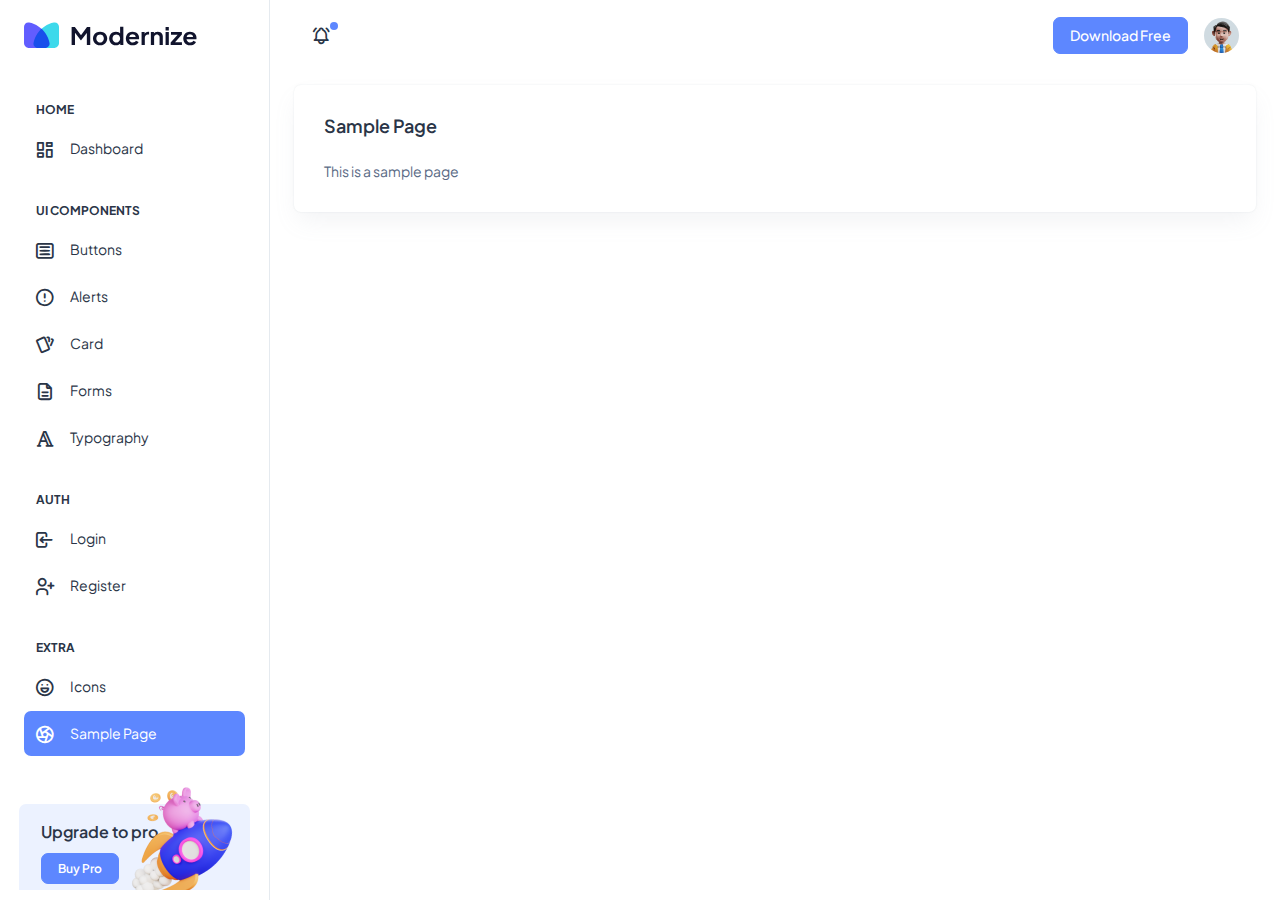
<file: src/html/sample-page.html>
<!doctype html>
<html lang="en">

<head>
  <meta charset="utf-8">
  <meta name="viewport" content="width=device-width, initial-scale=1">
  <title>Modernize Free</title>
  <link rel="shortcut icon" type="image/png" href="../assets/images/logos/favicon.png" />
  <link rel="stylesheet" href="../assets/css/styles.min.css" />
</head>

<body>
  <!--  Body Wrapper -->
  <div class="page-wrapper" id="main-wrapper" data-layout="vertical" data-navbarbg="skin6" data-sidebartype="full"
    data-sidebar-position="fixed" data-header-position="fixed">
    <!-- Sidebar Start -->
    <aside class="left-sidebar">
      <!-- Sidebar scroll-->
      <div>
        <div class="brand-logo d-flex align-items-center justify-content-between">
          <a href="./index.html" class="text-nowrap logo-img">
            <img src="../assets/images/logos/dark-logo.svg" width="180" alt="" />
          </a>
          <div class="close-btn d-xl-none d-block sidebartoggler cursor-pointer" id="sidebarCollapse">
            <i class="ti ti-x fs-8"></i>
          </div>
        </div>
        <!-- Sidebar navigation-->
        <nav class="sidebar-nav scroll-sidebar" data-simplebar="">
          <ul id="sidebarnav">
            <li class="nav-small-cap">
              <i class="ti ti-dots nav-small-cap-icon fs-4"></i>
              <span class="hide-menu">Home</span>
            </li>
            <li class="sidebar-item">
              <a class="sidebar-link" href="./index.html" aria-expanded="false">
                <span>
                  <i class="ti ti-layout-dashboard"></i>
                </span>
                <span class="hide-menu">Dashboard</span>
              </a>
            </li>
            <li class="nav-small-cap">
              <i class="ti ti-dots nav-small-cap-icon fs-4"></i>
              <span class="hide-menu">UI COMPONENTS</span>
            </li>
            <li class="sidebar-item">
              <a class="sidebar-link" href="./ui-buttons.html" aria-expanded="false">
                <span>
                  <i class="ti ti-article"></i>
                </span>
                <span class="hide-menu">Buttons</span>
              </a>
            </li>
            <li class="sidebar-item">
              <a class="sidebar-link" href="./ui-alerts.html" aria-expanded="false">
                <span>
                  <i class="ti ti-alert-circle"></i>
                </span>
                <span class="hide-menu">Alerts</span>
              </a>
            </li>
            <li class="sidebar-item">
              <a class="sidebar-link" href="./ui-card.html" aria-expanded="false">
                <span>
                  <i class="ti ti-cards"></i>
                </span>
                <span class="hide-menu">Card</span>
              </a>
            </li>
            <li class="sidebar-item">
              <a class="sidebar-link" href="./ui-forms.html" aria-expanded="false">
                <span>
                  <i class="ti ti-file-description"></i>
                </span>
                <span class="hide-menu">Forms</span>
              </a>
            </li>
            <li class="sidebar-item">
              <a class="sidebar-link" href="./ui-typography.html" aria-expanded="false">
                <span>
                  <i class="ti ti-typography"></i>
                </span>
                <span class="hide-menu">Typography</span>
              </a>
            </li>
            <li class="nav-small-cap">
              <i class="ti ti-dots nav-small-cap-icon fs-4"></i>
              <span class="hide-menu">AUTH</span>
            </li>
            <li class="sidebar-item">
              <a class="sidebar-link" href="./authentication-login.html" aria-expanded="false">
                <span>
                  <i class="ti ti-login"></i>
                </span>
                <span class="hide-menu">Login</span>
              </a>
            </li>
            <li class="sidebar-item">
              <a class="sidebar-link" href="./authentication-register.html" aria-expanded="false">
                <span>
                  <i class="ti ti-user-plus"></i>
                </span>
                <span class="hide-menu">Register</span>
              </a>
            </li>
            <li class="nav-small-cap">
              <i class="ti ti-dots nav-small-cap-icon fs-4"></i>
              <span class="hide-menu">EXTRA</span>
            </li>
            <li class="sidebar-item">
              <a class="sidebar-link" href="./icon-tabler.html" aria-expanded="false">
                <span>
                  <i class="ti ti-mood-happy"></i>
                </span>
                <span class="hide-menu">Icons</span>
              </a>
            </li>
            <li class="sidebar-item">
              <a class="sidebar-link" href="./sample-page.html" aria-expanded="false">
                <span>
                  <i class="ti ti-aperture"></i>
                </span>
                <span class="hide-menu">Sample Page</span>
              </a>
            </li>
          </ul>
          <div class="unlimited-access hide-menu bg-light-primary position-relative mb-7 mt-5 rounded">
            <div class="d-flex">
              <div class="unlimited-access-title me-3">
                <h6 class="fw-semibold fs-4 mb-6 text-dark w-85">Upgrade to pro</h6>
                <a href="https://adminmart.com/product/modernize-bootstrap-5-admin-template/" target="_blank" class="btn btn-primary fs-2 fw-semibold lh-sm">Buy Pro</a>
              </div>
              <div class="unlimited-access-img">
                <img src="../assets/images/backgrounds/rocket.png" alt="" class="img-fluid">
              </div>
            </div>
          </div>
        </nav>
        <!-- End Sidebar navigation -->
      </div>
      <!-- End Sidebar scroll-->
    </aside>
    <!--  Sidebar End -->
    <!--  Main wrapper -->
    <div class="body-wrapper">
      <!--  Header Start -->
      <header class="app-header">
        <nav class="navbar navbar-expand-lg navbar-light">
          <ul class="navbar-nav">
            <li class="nav-item d-block d-xl-none">
              <a class="nav-link sidebartoggler nav-icon-hover" id="headerCollapse" href="javascript:void(0)">
                <i class="ti ti-menu-2"></i>
              </a>
            </li>
            <li class="nav-item">
              <a class="nav-link nav-icon-hover" href="javascript:void(0)">
                <i class="ti ti-bell-ringing"></i>
                <div class="notification bg-primary rounded-circle"></div>
              </a>
            </li>
          </ul>
          <div class="navbar-collapse justify-content-end px-0" id="navbarNav">
            <ul class="navbar-nav flex-row ms-auto align-items-center justify-content-end">
              <a href="https://adminmart.com/product/modernize-free-bootstrap-admin-dashboard/" target="_blank" class="btn btn-primary">Download Free</a>
              <li class="nav-item dropdown">
                <a class="nav-link nav-icon-hover" href="javascript:void(0)" id="drop2" data-bs-toggle="dropdown"
                  aria-expanded="false">
                  <img src="../assets/images/profile/user-1.jpg" alt="" width="35" height="35" class="rounded-circle">
                </a>
                <div class="dropdown-menu dropdown-menu-end dropdown-menu-animate-up" aria-labelledby="drop2">
                  <div class="message-body">
                    <a href="javascript:void(0)" class="d-flex align-items-center gap-2 dropdown-item">
                      <i class="ti ti-user fs-6"></i>
                      <p class="mb-0 fs-3">My Profile</p>
                    </a>
                    <a href="javascript:void(0)" class="d-flex align-items-center gap-2 dropdown-item">
                      <i class="ti ti-mail fs-6"></i>
                      <p class="mb-0 fs-3">My Account</p>
                    </a>
                    <a href="javascript:void(0)" class="d-flex align-items-center gap-2 dropdown-item">
                      <i class="ti ti-list-check fs-6"></i>
                      <p class="mb-0 fs-3">My Task</p>
                    </a>
                    <a href="./authentication-login.html" class="btn btn-outline-primary mx-3 mt-2 d-block">Logout</a>
                  </div>
                </div>
              </li>
            </ul>
          </div>
        </nav>
      </header>
      <!--  Header End -->
      <div class="container-fluid">
        <div class="card">
          <div class="card-body">
            <h5 class="card-title fw-semibold mb-4">Sample Page</h5>
            <p class="mb-0">This is a sample page </p>
          </div>
        </div>
      </div>
    </div>
  </div>
  <script src="../assets/libs/jquery/dist/jquery.min.js"></script>
  <script src="../assets/libs/bootstrap/dist/js/bootstrap.bundle.min.js"></script>
  <script src="../assets/js/sidebarmenu.js"></script>
  <script src="../assets/js/app.min.js"></script>
  <script src="../assets/libs/simplebar/dist/simplebar.js"></script>
</body>

</html>
</file>
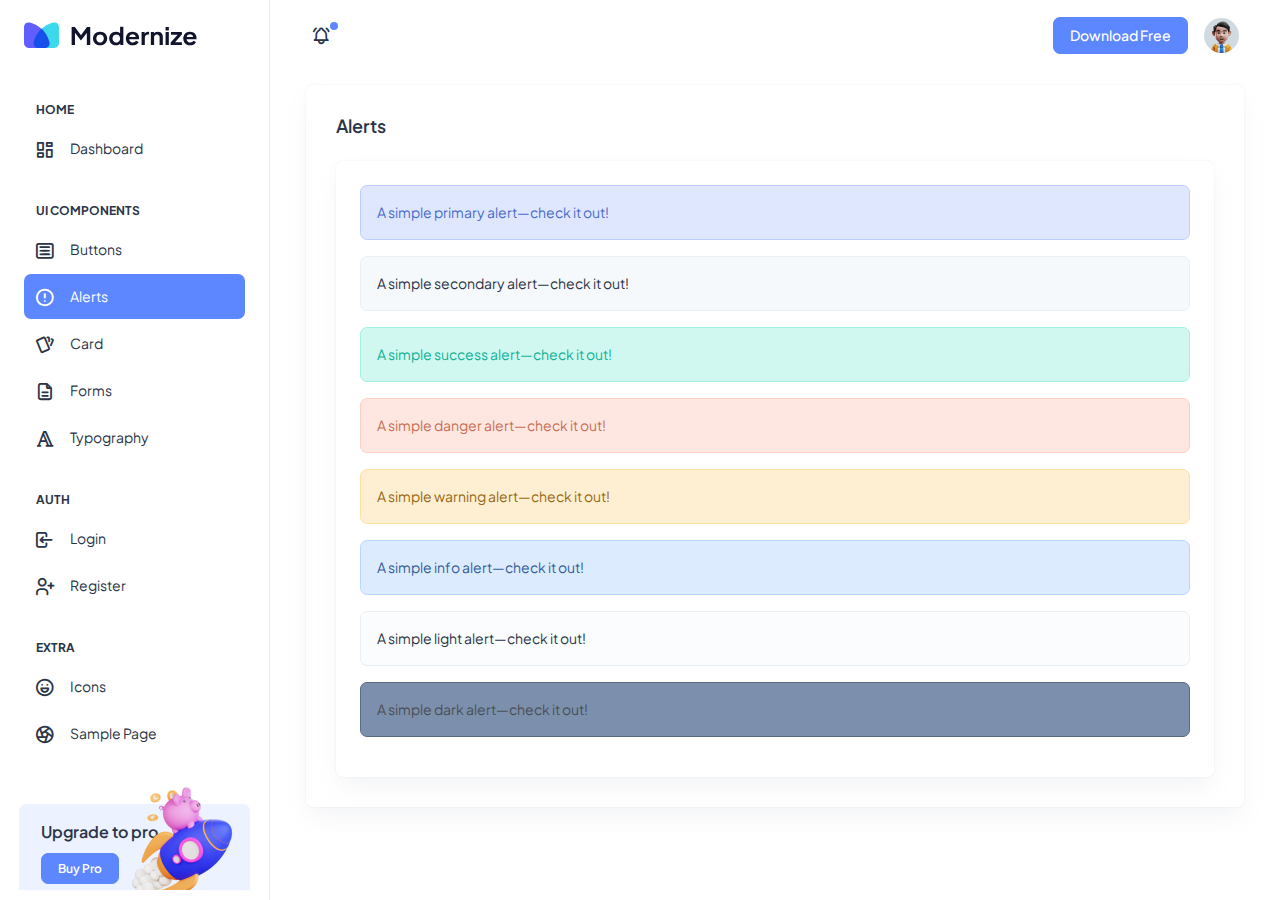
<file: src/html/ui-alerts.html>
<!doctype html>
<html lang="en">

<head>
  <meta charset="utf-8">
  <meta name="viewport" content="width=device-width, initial-scale=1">
  <title>Modernize Free</title>
  <link rel="shortcut icon" type="image/png" href="../assets/images/logos/favicon.png" />
  <link rel="stylesheet" href="../assets/css/styles.min.css" />
</head>

<body>
  <!--  Body Wrapper -->
  <div class="page-wrapper" id="main-wrapper" data-layout="vertical" data-navbarbg="skin6" data-sidebartype="full"
    data-sidebar-position="fixed" data-header-position="fixed">
    <!-- Sidebar Start -->
    <aside class="left-sidebar">
      <!-- Sidebar scroll-->
      <div>
        <div class="brand-logo d-flex align-items-center justify-content-between">
          <a href="./index.html" class="text-nowrap logo-img">
            <img src="../assets/images/logos/dark-logo.svg" width="180" alt="" />
          </a>
          <div class="close-btn d-xl-none d-block sidebartoggler cursor-pointer" id="sidebarCollapse">
            <i class="ti ti-x fs-8"></i>
          </div>
        </div>
        <!-- Sidebar navigation-->
        <nav class="sidebar-nav scroll-sidebar" data-simplebar="">
          <ul id="sidebarnav">
            <li class="nav-small-cap">
              <i class="ti ti-dots nav-small-cap-icon fs-4"></i>
              <span class="hide-menu">Home</span>
            </li>
            <li class="sidebar-item">
              <a class="sidebar-link" href="./index.html" aria-expanded="false">
                <span>
                  <i class="ti ti-layout-dashboard"></i>
                </span>
                <span class="hide-menu">Dashboard</span>
              </a>
            </li>
            <li class="nav-small-cap">
              <i class="ti ti-dots nav-small-cap-icon fs-4"></i>
              <span class="hide-menu">UI COMPONENTS</span>
            </li>
            <li class="sidebar-item">
              <a class="sidebar-link" href="./ui-buttons.html" aria-expanded="false">
                <span>
                  <i class="ti ti-article"></i>
                </span>
                <span class="hide-menu">Buttons</span>
              </a>
            </li>
            <li class="sidebar-item">
              <a class="sidebar-link" href="./ui-alerts.html" aria-expanded="false">
                <span>
                  <i class="ti ti-alert-circle"></i>
                </span>
                <span class="hide-menu">Alerts</span>
              </a>
            </li>
            <li class="sidebar-item">
              <a class="sidebar-link" href="./ui-card.html" aria-expanded="false">
                <span>
                  <i class="ti ti-cards"></i>
                </span>
                <span class="hide-menu">Card</span>
              </a>
            </li>
            <li class="sidebar-item">
              <a class="sidebar-link" href="./ui-forms.html" aria-expanded="false">
                <span>
                  <i class="ti ti-file-description"></i>
                </span>
                <span class="hide-menu">Forms</span>
              </a>
            </li>
            <li class="sidebar-item">
              <a class="sidebar-link" href="./ui-typography.html" aria-expanded="false">
                <span>
                  <i class="ti ti-typography"></i>
                </span>
                <span class="hide-menu">Typography</span>
              </a>
            </li>
            <li class="nav-small-cap">
              <i class="ti ti-dots nav-small-cap-icon fs-4"></i>
              <span class="hide-menu">AUTH</span>
            </li>
            <li class="sidebar-item">
              <a class="sidebar-link" href="./authentication-login.html" aria-expanded="false">
                <span>
                  <i class="ti ti-login"></i>
                </span>
                <span class="hide-menu">Login</span>
              </a>
            </li>
            <li class="sidebar-item">
              <a class="sidebar-link" href="./authentication-register.html" aria-expanded="false">
                <span>
                  <i class="ti ti-user-plus"></i>
                </span>
                <span class="hide-menu">Register</span>
              </a>
            </li>
            <li class="nav-small-cap">
              <i class="ti ti-dots nav-small-cap-icon fs-4"></i>
              <span class="hide-menu">EXTRA</span>
            </li>
            <li class="sidebar-item">
              <a class="sidebar-link" href="./icon-tabler.html" aria-expanded="false">
                <span>
                  <i class="ti ti-mood-happy"></i>
                </span>
                <span class="hide-menu">Icons</span>
              </a>
            </li>
            <li class="sidebar-item">
              <a class="sidebar-link" href="./sample-page.html" aria-expanded="false">
                <span>
                  <i class="ti ti-aperture"></i>
                </span>
                <span class="hide-menu">Sample Page</span>
              </a>
            </li>
          </ul>
          <div class="unlimited-access hide-menu bg-light-primary position-relative mb-7 mt-5 rounded">
            <div class="d-flex">
              <div class="unlimited-access-title me-3">
                <h6 class="fw-semibold fs-4 mb-6 text-dark w-85">Upgrade to pro</h6>
                <a href="https://adminmart.com/product/modernize-bootstrap-5-admin-template/" target="_blank" class="btn btn-primary fs-2 fw-semibold lh-sm">Buy Pro</a>
              </div>
              <div class="unlimited-access-img">
                <img src="../assets/images/backgrounds/rocket.png" alt="" class="img-fluid">
              </div>
            </div>
          </div>
        </nav>
        <!-- End Sidebar navigation -->
      </div>
      <!-- End Sidebar scroll-->
    </aside>
    <!--  Sidebar End -->
    <!--  Main wrapper -->
    <div class="body-wrapper">
      <!--  Header Start -->
      <header class="app-header">
        <nav class="navbar navbar-expand-lg navbar-light">
          <ul class="navbar-nav">
            <li class="nav-item d-block d-xl-none">
              <a class="nav-link sidebartoggler nav-icon-hover" id="headerCollapse" href="javascript:void(0)">
                <i class="ti ti-menu-2"></i>
              </a>
            </li>
            <li class="nav-item">
              <a class="nav-link nav-icon-hover" href="javascript:void(0)">
                <i class="ti ti-bell-ringing"></i>
                <div class="notification bg-primary rounded-circle"></div>
              </a>
            </li>
          </ul>
          <div class="navbar-collapse justify-content-end px-0" id="navbarNav">
            <ul class="navbar-nav flex-row ms-auto align-items-center justify-content-end">
              <a href="https://adminmart.com/product/modernize-free-bootstrap-admin-dashboard/" target="_blank" class="btn btn-primary">Download Free</a>
              <li class="nav-item dropdown">
                <a class="nav-link nav-icon-hover" href="javascript:void(0)" id="drop2" data-bs-toggle="dropdown"
                  aria-expanded="false">
                  <img src="../assets/images/profile/user-1.jpg" alt="" width="35" height="35" class="rounded-circle">
                </a>
                <div class="dropdown-menu dropdown-menu-end dropdown-menu-animate-up" aria-labelledby="drop2">
                  <div class="message-body">
                    <a href="javascript:void(0)" class="d-flex align-items-center gap-2 dropdown-item">
                      <i class="ti ti-user fs-6"></i>
                      <p class="mb-0 fs-3">My Profile</p>
                    </a>
                    <a href="javascript:void(0)" class="d-flex align-items-center gap-2 dropdown-item">
                      <i class="ti ti-mail fs-6"></i>
                      <p class="mb-0 fs-3">My Account</p>
                    </a>
                    <a href="javascript:void(0)" class="d-flex align-items-center gap-2 dropdown-item">
                      <i class="ti ti-list-check fs-6"></i>
                      <p class="mb-0 fs-3">My Task</p>
                    </a>
                    <a href="./authentication-login.html" class="btn btn-outline-primary mx-3 mt-2 d-block">Logout</a>
                  </div>
                </div>
              </li>
            </ul>
          </div>
        </nav>
      </header>
      <!--  Header End -->
      <div class="container-fluid">
        <div class="container-fluid">
          <div class="card">
            <div class="card-body">
              <h5 class="card-title fw-semibold mb-4">Alerts</h5>
              <div class="card mb-0">
                <div class="card-body p-4">
                  <div class="alert alert-primary" role="alert">
                    A simple primary alert—check it out!
                  </div>
                  <div class="alert alert-secondary" role="alert">
                    A simple secondary alert—check it out!
                  </div>
                  <div class="alert alert-success" role="alert">
                    A simple success alert—check it out!
                  </div>
                  <div class="alert alert-danger" role="alert">
                    A simple danger alert—check it out!
                  </div>
                  <div class="alert alert-warning" role="alert">
                    A simple warning alert—check it out!
                  </div>
                  <div class="alert alert-info" role="alert">
                    A simple info alert—check it out!
                  </div>
                  <div class="alert alert-light" role="alert">
                    A simple light alert—check it out!
                  </div>
                  <div class="alert alert-dark" role="alert">
                    A simple dark alert—check it out!
                  </div>
                </div>
              </div>
            </div>
          </div>
        </div>
      </div>
    </div>
  </div>
  <script src="../assets/libs/jquery/dist/jquery.min.js"></script>
  <script src="../assets/libs/bootstrap/dist/js/bootstrap.bundle.min.js"></script>
  <script src="../assets/js/sidebarmenu.js"></script>
  <script src="../assets/js/app.min.js"></script>
  <script src="../assets/libs/simplebar/dist/simplebar.js"></script>
</body>

</html>
</file>
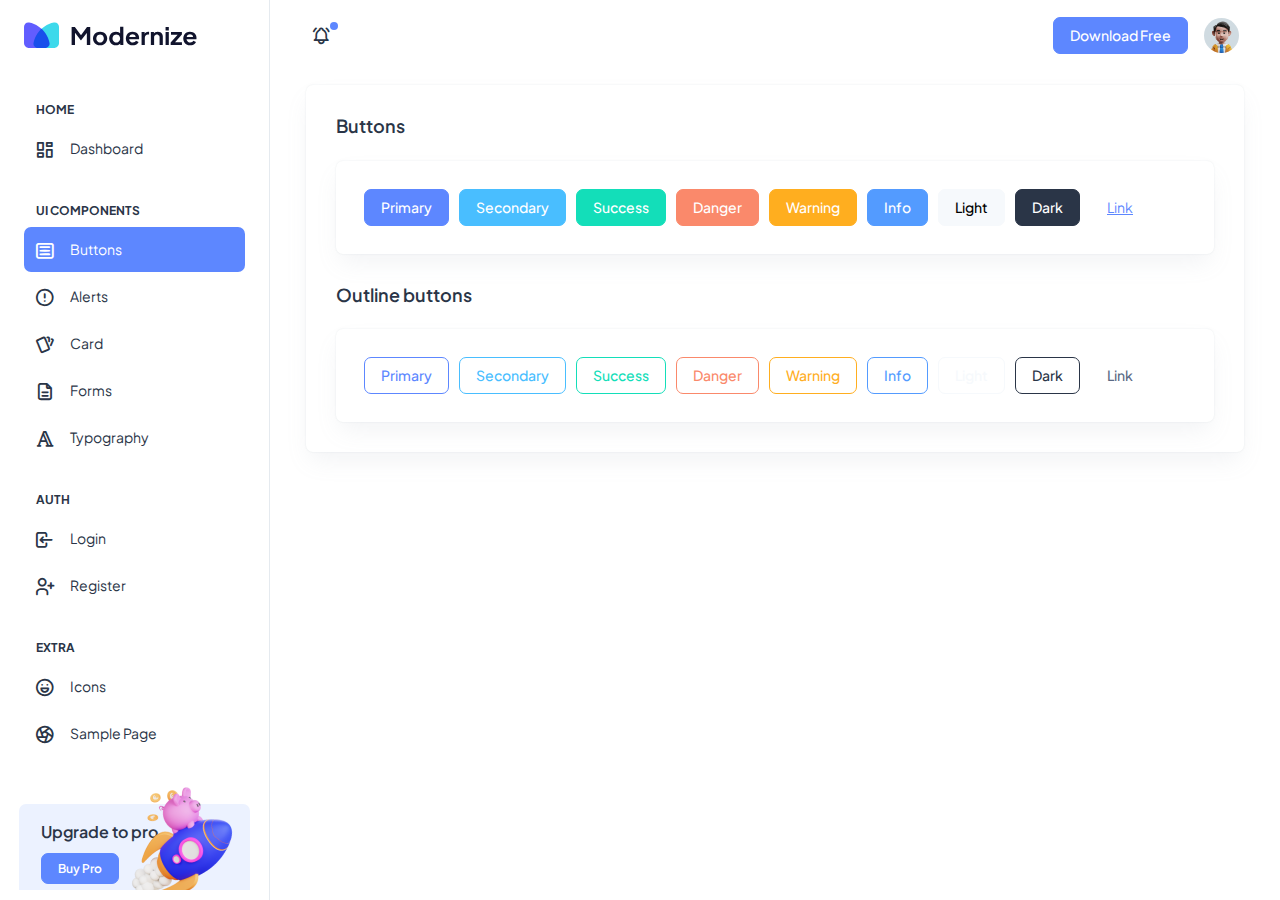
<file: src/html/ui-buttons.html>
<!doctype html>
<html lang="en">

<head>
  <meta charset="utf-8">
  <meta name="viewport" content="width=device-width, initial-scale=1">
  <title>Modernize Free</title>
  <link rel="shortcut icon" type="image/png" href="../assets/images/logos/favicon.png" />
  <link rel="stylesheet" href="../assets/css/styles.min.css" />
</head>

<body>
  <!--  Body Wrapper -->
  <div class="page-wrapper" id="main-wrapper" data-layout="vertical" data-navbarbg="skin6" data-sidebartype="full"
    data-sidebar-position="fixed" data-header-position="fixed">
    <!-- Sidebar Start -->
    <aside class="left-sidebar">
      <!-- Sidebar scroll-->
      <div>
        <div class="brand-logo d-flex align-items-center justify-content-between">
          <a href="./index.html" class="text-nowrap logo-img">
            <img src="../assets/images/logos/dark-logo.svg" width="180" alt="" />
          </a>
          <div class="close-btn d-xl-none d-block sidebartoggler cursor-pointer" id="sidebarCollapse">
            <i class="ti ti-x fs-8"></i>
          </div>
        </div>
        <!-- Sidebar navigation-->
        <nav class="sidebar-nav scroll-sidebar" data-simplebar="">
          <ul id="sidebarnav">
            <li class="nav-small-cap">
              <i class="ti ti-dots nav-small-cap-icon fs-4"></i>
              <span class="hide-menu">Home</span>
            </li>
            <li class="sidebar-item">
              <a class="sidebar-link" href="./index.html" aria-expanded="false">
                <span>
                  <i class="ti ti-layout-dashboard"></i>
                </span>
                <span class="hide-menu">Dashboard</span>
              </a>
            </li>
            <li class="nav-small-cap">
              <i class="ti ti-dots nav-small-cap-icon fs-4"></i>
              <span class="hide-menu">UI COMPONENTS</span>
            </li>
            <li class="sidebar-item">
              <a class="sidebar-link" href="./ui-buttons.html" aria-expanded="false">
                <span>
                  <i class="ti ti-article"></i>
                </span>
                <span class="hide-menu">Buttons</span>
              </a>
            </li>
            <li class="sidebar-item">
              <a class="sidebar-link" href="./ui-alerts.html" aria-expanded="false">
                <span>
                  <i class="ti ti-alert-circle"></i>
                </span>
                <span class="hide-menu">Alerts</span>
              </a>
            </li>
            <li class="sidebar-item">
              <a class="sidebar-link" href="./ui-card.html" aria-expanded="false">
                <span>
                  <i class="ti ti-cards"></i>
                </span>
                <span class="hide-menu">Card</span>
              </a>
            </li>
            <li class="sidebar-item">
              <a class="sidebar-link" href="./ui-forms.html" aria-expanded="false">
                <span>
                  <i class="ti ti-file-description"></i>
                </span>
                <span class="hide-menu">Forms</span>
              </a>
            </li>
            <li class="sidebar-item">
              <a class="sidebar-link" href="./ui-typography.html" aria-expanded="false">
                <span>
                  <i class="ti ti-typography"></i>
                </span>
                <span class="hide-menu">Typography</span>
              </a>
            </li>
            <li class="nav-small-cap">
              <i class="ti ti-dots nav-small-cap-icon fs-4"></i>
              <span class="hide-menu">AUTH</span>
            </li>
            <li class="sidebar-item">
              <a class="sidebar-link" href="./authentication-login.html" aria-expanded="false">
                <span>
                  <i class="ti ti-login"></i>
                </span>
                <span class="hide-menu">Login</span>
              </a>
            </li>
            <li class="sidebar-item">
              <a class="sidebar-link" href="./authentication-register.html" aria-expanded="false">
                <span>
                  <i class="ti ti-user-plus"></i>
                </span>
                <span class="hide-menu">Register</span>
              </a>
            </li>
            <li class="nav-small-cap">
              <i class="ti ti-dots nav-small-cap-icon fs-4"></i>
              <span class="hide-menu">EXTRA</span>
            </li>
            <li class="sidebar-item">
              <a class="sidebar-link" href="./icon-tabler.html" aria-expanded="false">
                <span>
                  <i class="ti ti-mood-happy"></i>
                </span>
                <span class="hide-menu">Icons</span>
              </a>
            </li>
            <li class="sidebar-item">
              <a class="sidebar-link" href="./sample-page.html" aria-expanded="false">
                <span>
                  <i class="ti ti-aperture"></i>
                </span>
                <span class="hide-menu">Sample Page</span>
              </a>
            </li>
          </ul>
          <div class="unlimited-access hide-menu bg-light-primary position-relative mb-7 mt-5 rounded">
            <div class="d-flex">
              <div class="unlimited-access-title me-3">
                <h6 class="fw-semibold fs-4 mb-6 text-dark w-85">Upgrade to pro</h6>
                <a href="https://adminmart.com/product/modernize-bootstrap-5-admin-template/" target="_blank" class="btn btn-primary fs-2 fw-semibold lh-sm">Buy Pro</a>
              </div>
              <div class="unlimited-access-img">
                <img src="../assets/images/backgrounds/rocket.png" alt="" class="img-fluid">
              </div>
            </div>
          </div>
        </nav>
        <!-- End Sidebar navigation -->
      </div>
      <!-- End Sidebar scroll-->
    </aside>
    <!--  Sidebar End -->
    <!--  Main wrapper -->
    <div class="body-wrapper">
      <!--  Header Start -->
      <header class="app-header">
        <nav class="navbar navbar-expand-lg navbar-light">
          <ul class="navbar-nav">
            <li class="nav-item d-block d-xl-none">
              <a class="nav-link sidebartoggler nav-icon-hover" id="headerCollapse" href="javascript:void(0)">
                <i class="ti ti-menu-2"></i>
              </a>
            </li>
            <li class="nav-item">
              <a class="nav-link nav-icon-hover" href="javascript:void(0)">
                <i class="ti ti-bell-ringing"></i>
                <div class="notification bg-primary rounded-circle"></div>
              </a>
            </li>
          </ul>
          <div class="navbar-collapse justify-content-end px-0" id="navbarNav">
            <ul class="navbar-nav flex-row ms-auto align-items-center justify-content-end">
              <a href="https://adminmart.com/product/modernize-free-bootstrap-admin-dashboard/" target="_blank" class="btn btn-primary">Download Free</a>
              <li class="nav-item dropdown">
                <a class="nav-link nav-icon-hover" href="javascript:void(0)" id="drop2" data-bs-toggle="dropdown"
                  aria-expanded="false">
                  <img src="../assets/images/profile/user-1.jpg" alt="" width="35" height="35" class="rounded-circle">
                </a>
                <div class="dropdown-menu dropdown-menu-end dropdown-menu-animate-up" aria-labelledby="drop2">
                  <div class="message-body">
                    <a href="javascript:void(0)" class="d-flex align-items-center gap-2 dropdown-item">
                      <i class="ti ti-user fs-6"></i>
                      <p class="mb-0 fs-3">My Profile</p>
                    </a>
                    <a href="javascript:void(0)" class="d-flex align-items-center gap-2 dropdown-item">
                      <i class="ti ti-mail fs-6"></i>
                      <p class="mb-0 fs-3">My Account</p>
                    </a>
                    <a href="javascript:void(0)" class="d-flex align-items-center gap-2 dropdown-item">
                      <i class="ti ti-list-check fs-6"></i>
                      <p class="mb-0 fs-3">My Task</p>
                    </a>
                    <a href="./authentication-login.html" class="btn btn-outline-primary mx-3 mt-2 d-block">Logout</a>
                  </div>
                </div>
              </li>
            </ul>
          </div>
        </nav>
      </header>
      <!--  Header End -->
      <div class="container-fluid">
        <div class="container-fluid">
          <div class="card">
            <div class="card-body">
              <h5 class="card-title fw-semibold mb-4">Buttons</h5>
              <div class="card">
                <div class="card-body p-4">
                  <button type="button" class="btn btn-primary m-1">Primary</button>
                  <button type="button" class="btn btn-secondary m-1">Secondary</button>
                  <button type="button" class="btn btn-success m-1">Success</button>
                  <button type="button" class="btn btn-danger m-1">Danger</button>
                  <button type="button" class="btn btn-warning m-1">Warning</button>
                  <button type="button" class="btn btn-info m-1">Info</button>
                  <button type="button" class="btn btn-light m-1">Light</button>
                  <button type="button" class="btn btn-dark m-1">Dark</button>
                  <button type="button" class="btn btn-link m-1">Link</button>
                </div>
              </div>
              <h5 class="card-title fw-semibold mb-4">Outline buttons</h5>
              <div class="card mb-0">
                <div class="card-body p-4">
                  <button type="button" class="btn btn-outline-primary m-1">Primary</button>
                  <button type="button" class="btn btn-outline-secondary m-1">Secondary</button>
                  <button type="button" class="btn btn-outline-success m-1">Success</button>
                  <button type="button" class="btn btn-outline-danger m-1">Danger</button>
                  <button type="button" class="btn btn-outline-warning m-1">Warning</button>
                  <button type="button" class="btn btn-outline-info m-1">Info</button>
                  <button type="button" class="btn btn-outline-light m-1">Light</button>
                  <button type="button" class="btn btn-outline-dark m-1">Dark</button>
                  <button type="button" class="btn btn-outline-link m-1">Link</button>
                </div>
              </div>
            </div>
          </div>
        </div>
      </div>
    </div>
  </div>
  <script src="../assets/libs/jquery/dist/jquery.min.js"></script>
  <script src="../assets/libs/bootstrap/dist/js/bootstrap.bundle.min.js"></script>
  <script src="../assets/js/sidebarmenu.js"></script>
  <script src="../assets/js/app.min.js"></script>
  <script src="../assets/libs/simplebar/dist/simplebar.js"></script>
</body>

</html>
</file>
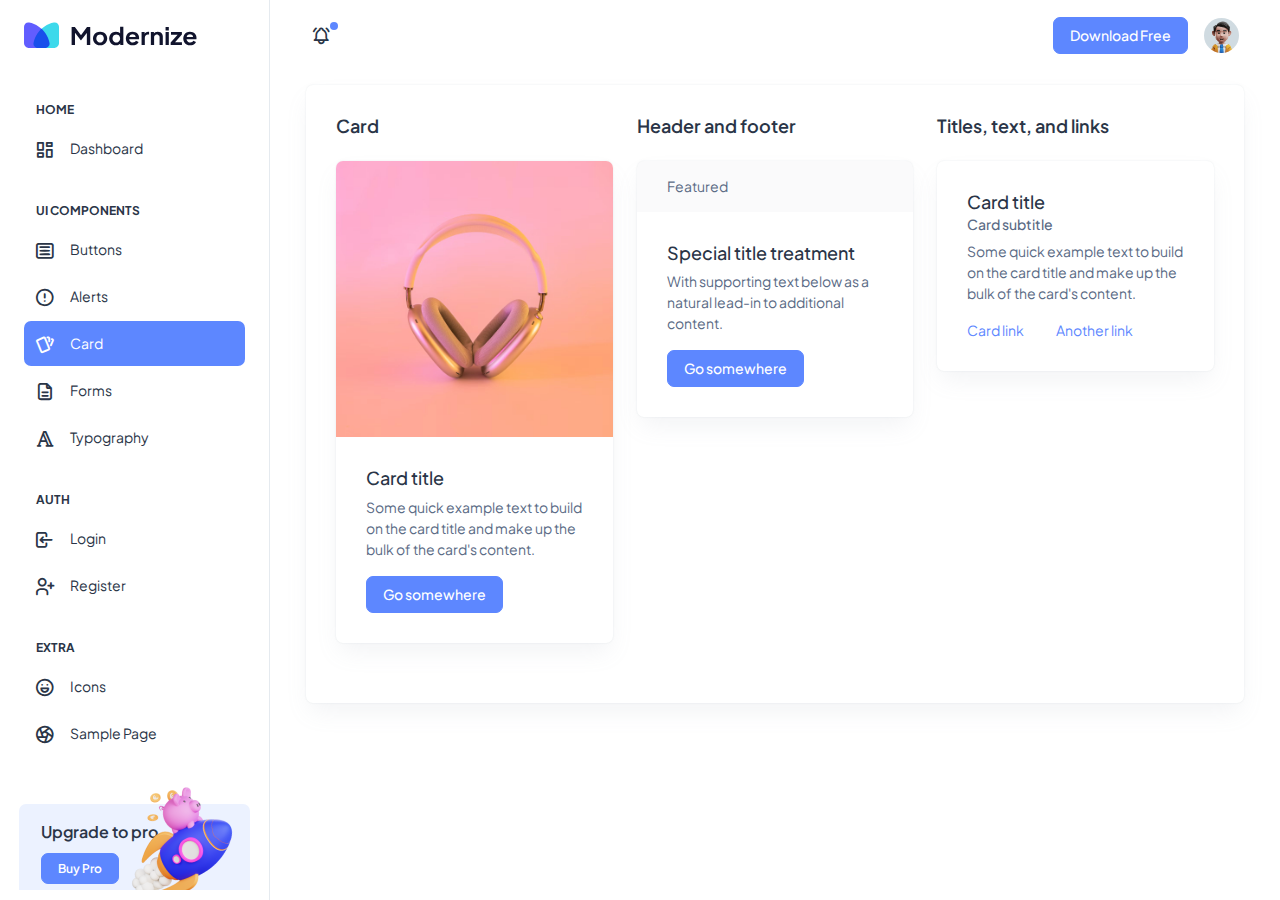
<file: src/html/ui-card.html>
<!doctype html>
<html lang="en">

<head>
  <meta charset="utf-8">
  <meta name="viewport" content="width=device-width, initial-scale=1">
  <title>Modernize Free</title>
  <link rel="shortcut icon" type="image/png" href="../assets/images/logos/favicon.png" />
  <link rel="stylesheet" href="../assets/css/styles.min.css" />
</head>

<body>
  <!--  Body Wrapper -->
  <div class="page-wrapper" id="main-wrapper" data-layout="vertical" data-navbarbg="skin6" data-sidebartype="full"
    data-sidebar-position="fixed" data-header-position="fixed">
    <!-- Sidebar Start -->
    <aside class="left-sidebar">
      <!-- Sidebar scroll-->
      <div>
        <div class="brand-logo d-flex align-items-center justify-content-between">
          <a href="./index.html" class="text-nowrap logo-img">
            <img src="../assets/images/logos/dark-logo.svg" width="180" alt="" />
          </a>
          <div class="close-btn d-xl-none d-block sidebartoggler cursor-pointer" id="sidebarCollapse">
            <i class="ti ti-x fs-8"></i>
          </div>
        </div>
        <!-- Sidebar navigation-->
        <nav class="sidebar-nav scroll-sidebar" data-simplebar="">
          <ul id="sidebarnav">
            <li class="nav-small-cap">
              <i class="ti ti-dots nav-small-cap-icon fs-4"></i>
              <span class="hide-menu">Home</span>
            </li>
            <li class="sidebar-item">
              <a class="sidebar-link" href="./index.html" aria-expanded="false">
                <span>
                  <i class="ti ti-layout-dashboard"></i>
                </span>
                <span class="hide-menu">Dashboard</span>
              </a>
            </li>
            <li class="nav-small-cap">
              <i class="ti ti-dots nav-small-cap-icon fs-4"></i>
              <span class="hide-menu">UI COMPONENTS</span>
            </li>
            <li class="sidebar-item">
              <a class="sidebar-link" href="./ui-buttons.html" aria-expanded="false">
                <span>
                  <i class="ti ti-article"></i>
                </span>
                <span class="hide-menu">Buttons</span>
              </a>
            </li>
            <li class="sidebar-item">
              <a class="sidebar-link" href="./ui-alerts.html" aria-expanded="false">
                <span>
                  <i class="ti ti-alert-circle"></i>
                </span>
                <span class="hide-menu">Alerts</span>
              </a>
            </li>
            <li class="sidebar-item">
              <a class="sidebar-link" href="./ui-card.html" aria-expanded="false">
                <span>
                  <i class="ti ti-cards"></i>
                </span>
                <span class="hide-menu">Card</span>
              </a>
            </li>
            <li class="sidebar-item">
              <a class="sidebar-link" href="./ui-forms.html" aria-expanded="false">
                <span>
                  <i class="ti ti-file-description"></i>
                </span>
                <span class="hide-menu">Forms</span>
              </a>
            </li>
            <li class="sidebar-item">
              <a class="sidebar-link" href="./ui-typography.html" aria-expanded="false">
                <span>
                  <i class="ti ti-typography"></i>
                </span>
                <span class="hide-menu">Typography</span>
              </a>
            </li>
            <li class="nav-small-cap">
              <i class="ti ti-dots nav-small-cap-icon fs-4"></i>
              <span class="hide-menu">AUTH</span>
            </li>
            <li class="sidebar-item">
              <a class="sidebar-link" href="./authentication-login.html" aria-expanded="false">
                <span>
                  <i class="ti ti-login"></i>
                </span>
                <span class="hide-menu">Login</span>
              </a>
            </li>
            <li class="sidebar-item">
              <a class="sidebar-link" href="./authentication-register.html" aria-expanded="false">
                <span>
                  <i class="ti ti-user-plus"></i>
                </span>
                <span class="hide-menu">Register</span>
              </a>
            </li>
            <li class="nav-small-cap">
              <i class="ti ti-dots nav-small-cap-icon fs-4"></i>
              <span class="hide-menu">EXTRA</span>
            </li>
            <li class="sidebar-item">
              <a class="sidebar-link" href="./icon-tabler.html" aria-expanded="false">
                <span>
                  <i class="ti ti-mood-happy"></i>
                </span>
                <span class="hide-menu">Icons</span>
              </a>
            </li>
            <li class="sidebar-item">
              <a class="sidebar-link" href="./sample-page.html" aria-expanded="false">
                <span>
                  <i class="ti ti-aperture"></i>
                </span>
                <span class="hide-menu">Sample Page</span>
              </a>
            </li>
          </ul>
          <div class="unlimited-access hide-menu bg-light-primary position-relative mb-7 mt-5 rounded">
            <div class="d-flex">
              <div class="unlimited-access-title me-3">
                <h6 class="fw-semibold fs-4 mb-6 text-dark w-85">Upgrade to pro</h6>
                <a href="https://adminmart.com/product/modernize-bootstrap-5-admin-template/" target="_blank" class="btn btn-primary fs-2 fw-semibold lh-sm">Buy Pro</a>
              </div>
              <div class="unlimited-access-img">
                <img src="../assets/images/backgrounds/rocket.png" alt="" class="img-fluid">
              </div>
            </div>
          </div>
        </nav>
        <!-- End Sidebar navigation -->
      </div>
      <!-- End Sidebar scroll-->
    </aside>
    <!--  Sidebar End -->
    <!--  Main wrapper -->
    <div class="body-wrapper">
      <!--  Header Start -->
      <header class="app-header">
        <nav class="navbar navbar-expand-lg navbar-light">
          <ul class="navbar-nav">
            <li class="nav-item d-block d-xl-none">
              <a class="nav-link sidebartoggler nav-icon-hover" id="headerCollapse" href="javascript:void(0)">
                <i class="ti ti-menu-2"></i>
              </a>
            </li>
            <li class="nav-item">
              <a class="nav-link nav-icon-hover" href="javascript:void(0)">
                <i class="ti ti-bell-ringing"></i>
                <div class="notification bg-primary rounded-circle"></div>
              </a>
            </li>
          </ul>
          <div class="navbar-collapse justify-content-end px-0" id="navbarNav">
            <ul class="navbar-nav flex-row ms-auto align-items-center justify-content-end">
              <a href="https://adminmart.com/product/modernize-free-bootstrap-admin-dashboard/" target="_blank" class="btn btn-primary">Download Free</a>
              <li class="nav-item dropdown">
                <a class="nav-link nav-icon-hover" href="javascript:void(0)" id="drop2" data-bs-toggle="dropdown"
                  aria-expanded="false">
                  <img src="../assets/images/profile/user-1.jpg" alt="" width="35" height="35" class="rounded-circle">
                </a>
                <div class="dropdown-menu dropdown-menu-end dropdown-menu-animate-up" aria-labelledby="drop2">
                  <div class="message-body">
                    <a href="javascript:void(0)" class="d-flex align-items-center gap-2 dropdown-item">
                      <i class="ti ti-user fs-6"></i>
                      <p class="mb-0 fs-3">My Profile</p>
                    </a>
                    <a href="javascript:void(0)" class="d-flex align-items-center gap-2 dropdown-item">
                      <i class="ti ti-mail fs-6"></i>
                      <p class="mb-0 fs-3">My Account</p>
                    </a>
                    <a href="javascript:void(0)" class="d-flex align-items-center gap-2 dropdown-item">
                      <i class="ti ti-list-check fs-6"></i>
                      <p class="mb-0 fs-3">My Task</p>
                    </a>
                    <a href="./authentication-login.html" class="btn btn-outline-primary mx-3 mt-2 d-block">Logout</a>
                  </div>
                </div>
              </li>
            </ul>
          </div>
        </nav>
      </header>
      <!--  Header End -->
      <div class="container-fluid">
        <div class="container-fluid">
          <div class="card">
            <div class="card-body">
              <div class="row">
                <div class="col-md-4">
                  <h5 class="card-title fw-semibold mb-4">Card</h5>
                  <div class="card">
                    <img src="../assets/images/products/s4.jpg" class="card-img-top" alt="...">
                    <div class="card-body">
                      <h5 class="card-title">Card title</h5>
                      <p class="card-text">Some quick example text to build on the card title and make up the bulk of
                        the
                        card's content.</p>
                      <a href="#" class="btn btn-primary">Go somewhere</a>
                    </div>
                  </div>
                </div>
                <div class="col-md-4">
                  <h5 class="card-title fw-semibold mb-4">Header and footer</h5>
                  <div class="card">
                    <div class="card-header">
                      Featured
                    </div>
                    <div class="card-body">
                      <h5 class="card-title">Special title treatment</h5>
                      <p class="card-text">With supporting text below as a natural lead-in to additional content.</p>
                      <a href="#" class="btn btn-primary">Go somewhere</a>
                    </div>
                  </div>
                </div>
                <div class="col-md-4">
                  <h5 class="card-title fw-semibold mb-4">Titles, text, and links</h5>
                  <div class="card">
                    <div class="card-body">
                      <h5 class="card-title">Card title</h5>
                      <h6 class="card-subtitle mb-2 text-muted">Card subtitle</h6>
                      <p class="card-text">Some quick example text to build on the card title and make up the bulk of
                        the
                        card's content.</p>
                      <a href="#" class="card-link">Card link</a>
                      <a href="#" class="card-link">Another link</a>
                    </div>
                  </div>
                </div>
              </div>
            </div>
          </div>
        </div>
      </div>
    </div>
  </div>
  <script src="../assets/libs/jquery/dist/jquery.min.js"></script>
  <script src="../assets/libs/bootstrap/dist/js/bootstrap.bundle.min.js"></script>
  <script src="../assets/js/sidebarmenu.js"></script>
  <script src="../assets/js/app.min.js"></script>
  <script src="../assets/libs/simplebar/dist/simplebar.js"></script>
</body>

</html>
</file>
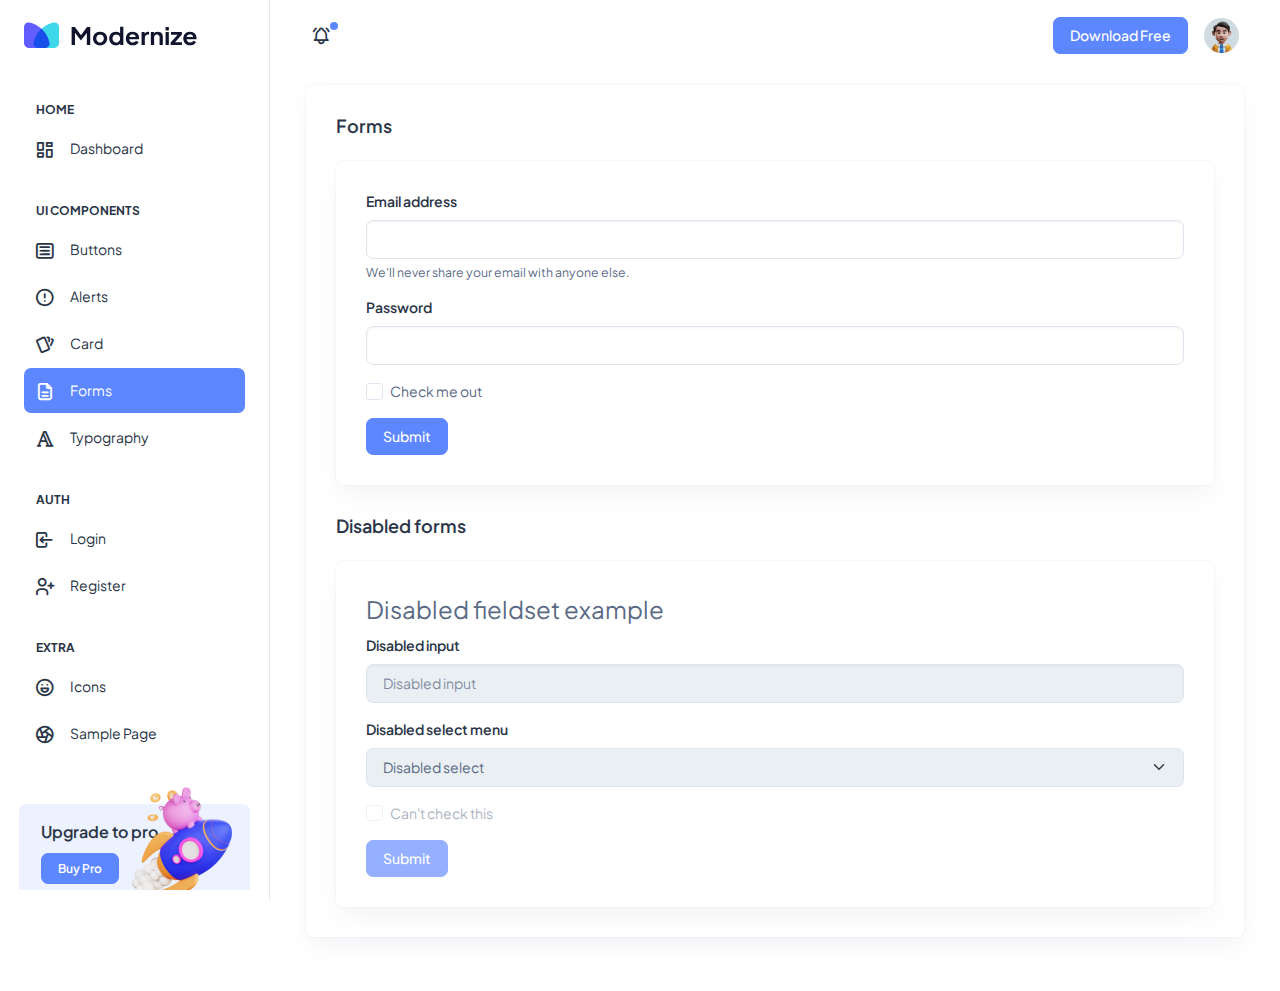
<file: src/html/ui-forms.html>
<!doctype html>
<html lang="en">

<head>
  <meta charset="utf-8">
  <meta name="viewport" content="width=device-width, initial-scale=1">
  <title>Modernize Free</title>
  <link rel="shortcut icon" type="image/png" href="../assets/images/logos/favicon.png" />
  <link rel="stylesheet" href="../assets/css/styles.min.css" />
</head>

<body>
  <!--  Body Wrapper -->
  <div class="page-wrapper" id="main-wrapper" data-layout="vertical" data-navbarbg="skin6" data-sidebartype="full"
    data-sidebar-position="fixed" data-header-position="fixed">
    <!-- Sidebar Start -->
    <aside class="left-sidebar">
      <!-- Sidebar scroll-->
      <div>
        <div class="brand-logo d-flex align-items-center justify-content-between">
          <a href="./index.html" class="text-nowrap logo-img">
            <img src="../assets/images/logos/dark-logo.svg" width="180" alt="" />
          </a>
          <div class="close-btn d-xl-none d-block sidebartoggler cursor-pointer" id="sidebarCollapse">
            <i class="ti ti-x fs-8"></i>
          </div>
        </div>
        <!-- Sidebar navigation-->
        <nav class="sidebar-nav scroll-sidebar" data-simplebar="">
          <ul id="sidebarnav">
            <li class="nav-small-cap">
              <i class="ti ti-dots nav-small-cap-icon fs-4"></i>
              <span class="hide-menu">Home</span>
            </li>
            <li class="sidebar-item">
              <a class="sidebar-link" href="./index.html" aria-expanded="false">
                <span>
                  <i class="ti ti-layout-dashboard"></i>
                </span>
                <span class="hide-menu">Dashboard</span>
              </a>
            </li>
            <li class="nav-small-cap">
              <i class="ti ti-dots nav-small-cap-icon fs-4"></i>
              <span class="hide-menu">UI COMPONENTS</span>
            </li>
            <li class="sidebar-item">
              <a class="sidebar-link" href="./ui-buttons.html" aria-expanded="false">
                <span>
                  <i class="ti ti-article"></i>
                </span>
                <span class="hide-menu">Buttons</span>
              </a>
            </li>
            <li class="sidebar-item">
              <a class="sidebar-link" href="./ui-alerts.html" aria-expanded="false">
                <span>
                  <i class="ti ti-alert-circle"></i>
                </span>
                <span class="hide-menu">Alerts</span>
              </a>
            </li>
            <li class="sidebar-item">
              <a class="sidebar-link" href="./ui-card.html" aria-expanded="false">
                <span>
                  <i class="ti ti-cards"></i>
                </span>
                <span class="hide-menu">Card</span>
              </a>
            </li>
            <li class="sidebar-item">
              <a class="sidebar-link" href="./ui-forms.html" aria-expanded="false">
                <span>
                  <i class="ti ti-file-description"></i>
                </span>
                <span class="hide-menu">Forms</span>
              </a>
            </li>
            <li class="sidebar-item">
              <a class="sidebar-link" href="./ui-typography.html" aria-expanded="false">
                <span>
                  <i class="ti ti-typography"></i>
                </span>
                <span class="hide-menu">Typography</span>
              </a>
            </li>
            <li class="nav-small-cap">
              <i class="ti ti-dots nav-small-cap-icon fs-4"></i>
              <span class="hide-menu">AUTH</span>
            </li>
            <li class="sidebar-item">
              <a class="sidebar-link" href="./authentication-login.html" aria-expanded="false">
                <span>
                  <i class="ti ti-login"></i>
                </span>
                <span class="hide-menu">Login</span>
              </a>
            </li>
            <li class="sidebar-item">
              <a class="sidebar-link" href="./authentication-register.html" aria-expanded="false">
                <span>
                  <i class="ti ti-user-plus"></i>
                </span>
                <span class="hide-menu">Register</span>
              </a>
            </li>
            <li class="nav-small-cap">
              <i class="ti ti-dots nav-small-cap-icon fs-4"></i>
              <span class="hide-menu">EXTRA</span>
            </li>
            <li class="sidebar-item">
              <a class="sidebar-link" href="./icon-tabler.html" aria-expanded="false">
                <span>
                  <i class="ti ti-mood-happy"></i>
                </span>
                <span class="hide-menu">Icons</span>
              </a>
            </li>
            <li class="sidebar-item">
              <a class="sidebar-link" href="./sample-page.html" aria-expanded="false">
                <span>
                  <i class="ti ti-aperture"></i>
                </span>
                <span class="hide-menu">Sample Page</span>
              </a>
            </li>
          </ul>
          <div class="unlimited-access hide-menu bg-light-primary position-relative mb-7 mt-5 rounded">
            <div class="d-flex">
              <div class="unlimited-access-title me-3">
                <h6 class="fw-semibold fs-4 mb-6 text-dark w-85">Upgrade to pro</h6>
                <a href="https://adminmart.com/product/modernize-bootstrap-5-admin-template/" target="_blank" class="btn btn-primary fs-2 fw-semibold lh-sm">Buy Pro</a>
              </div>
              <div class="unlimited-access-img">
                <img src="../assets/images/backgrounds/rocket.png" alt="" class="img-fluid">
              </div>
            </div>
          </div>
        </nav>
        <!-- End Sidebar navigation -->
      </div>
      <!-- End Sidebar scroll-->
    </aside>
    <!--  Sidebar End -->
    <!--  Main wrapper -->
    <div class="body-wrapper">
      <!--  Header Start -->
      <header class="app-header">
        <nav class="navbar navbar-expand-lg navbar-light">
          <ul class="navbar-nav">
            <li class="nav-item d-block d-xl-none">
              <a class="nav-link sidebartoggler nav-icon-hover" id="headerCollapse" href="javascript:void(0)">
                <i class="ti ti-menu-2"></i>
              </a>
            </li>
            <li class="nav-item">
              <a class="nav-link nav-icon-hover" href="javascript:void(0)">
                <i class="ti ti-bell-ringing"></i>
                <div class="notification bg-primary rounded-circle"></div>
              </a>
            </li>
          </ul>
          <div class="navbar-collapse justify-content-end px-0" id="navbarNav">
            <ul class="navbar-nav flex-row ms-auto align-items-center justify-content-end">
              <a href="https://adminmart.com/product/modernize-free-bootstrap-admin-dashboard/" target="_blank" class="btn btn-primary">Download Free</a>
              <li class="nav-item dropdown">
                <a class="nav-link nav-icon-hover" href="javascript:void(0)" id="drop2" data-bs-toggle="dropdown"
                  aria-expanded="false">
                  <img src="../assets/images/profile/user-1.jpg" alt="" width="35" height="35" class="rounded-circle">
                </a>
                <div class="dropdown-menu dropdown-menu-end dropdown-menu-animate-up" aria-labelledby="drop2">
                  <div class="message-body">
                    <a href="javascript:void(0)" class="d-flex align-items-center gap-2 dropdown-item">
                      <i class="ti ti-user fs-6"></i>
                      <p class="mb-0 fs-3">My Profile</p>
                    </a>
                    <a href="javascript:void(0)" class="d-flex align-items-center gap-2 dropdown-item">
                      <i class="ti ti-mail fs-6"></i>
                      <p class="mb-0 fs-3">My Account</p>
                    </a>
                    <a href="javascript:void(0)" class="d-flex align-items-center gap-2 dropdown-item">
                      <i class="ti ti-list-check fs-6"></i>
                      <p class="mb-0 fs-3">My Task</p>
                    </a>
                    <a href="./authentication-login.html" class="btn btn-outline-primary mx-3 mt-2 d-block">Logout</a>
                  </div>
                </div>
              </li>
            </ul>
          </div>
        </nav>
      </header>
      <!--  Header End -->
      <div class="container-fluid">
        <div class="container-fluid">
          <div class="card">
            <div class="card-body">
              <h5 class="card-title fw-semibold mb-4">Forms</h5>
              <div class="card">
                <div class="card-body">
                  <form>
                    <div class="mb-3">
                      <label for="exampleInputEmail1" class="form-label">Email address</label>
                      <input type="email" class="form-control" id="exampleInputEmail1" aria-describedby="emailHelp">
                      <div id="emailHelp" class="form-text">We'll never share your email with anyone else.</div>
                    </div>
                    <div class="mb-3">
                      <label for="exampleInputPassword1" class="form-label">Password</label>
                      <input type="password" class="form-control" id="exampleInputPassword1">
                    </div>
                    <div class="mb-3 form-check">
                      <input type="checkbox" class="form-check-input" id="exampleCheck1">
                      <label class="form-check-label" for="exampleCheck1">Check me out</label>
                    </div>
                    <button type="submit" class="btn btn-primary">Submit</button>
                  </form>
                </div>
              </div>
              <h5 class="card-title fw-semibold mb-4">Disabled forms</h5>
              <div class="card mb-0">
                <div class="card-body">
                  <form>
                    <fieldset disabled>
                      <legend>Disabled fieldset example</legend>
                      <div class="mb-3">
                        <label for="disabledTextInput" class="form-label">Disabled input</label>
                        <input type="text" id="disabledTextInput" class="form-control" placeholder="Disabled input">
                      </div>
                      <div class="mb-3">
                        <label for="disabledSelect" class="form-label">Disabled select menu</label>
                        <select id="disabledSelect" class="form-select">
                          <option>Disabled select</option>
                        </select>
                      </div>
                      <div class="mb-3">
                        <div class="form-check">
                          <input class="form-check-input" type="checkbox" id="disabledFieldsetCheck" disabled>
                          <label class="form-check-label" for="disabledFieldsetCheck">
                            Can't check this
                          </label>
                        </div>
                      </div>
                      <button type="submit" class="btn btn-primary">Submit</button>
                    </fieldset>
                  </form>
                </div>
              </div>
            </div>
          </div>
        </div>
      </div>
    </div>
  </div>
  <script src="../assets/libs/jquery/dist/jquery.min.js"></script>
  <script src="../assets/libs/bootstrap/dist/js/bootstrap.bundle.min.js"></script>
  <script src="../assets/js/sidebarmenu.js"></script>
  <script src="../assets/js/app.min.js"></script>
  <script src="../assets/libs/simplebar/dist/simplebar.js"></script>
</body>

</html>
</file>
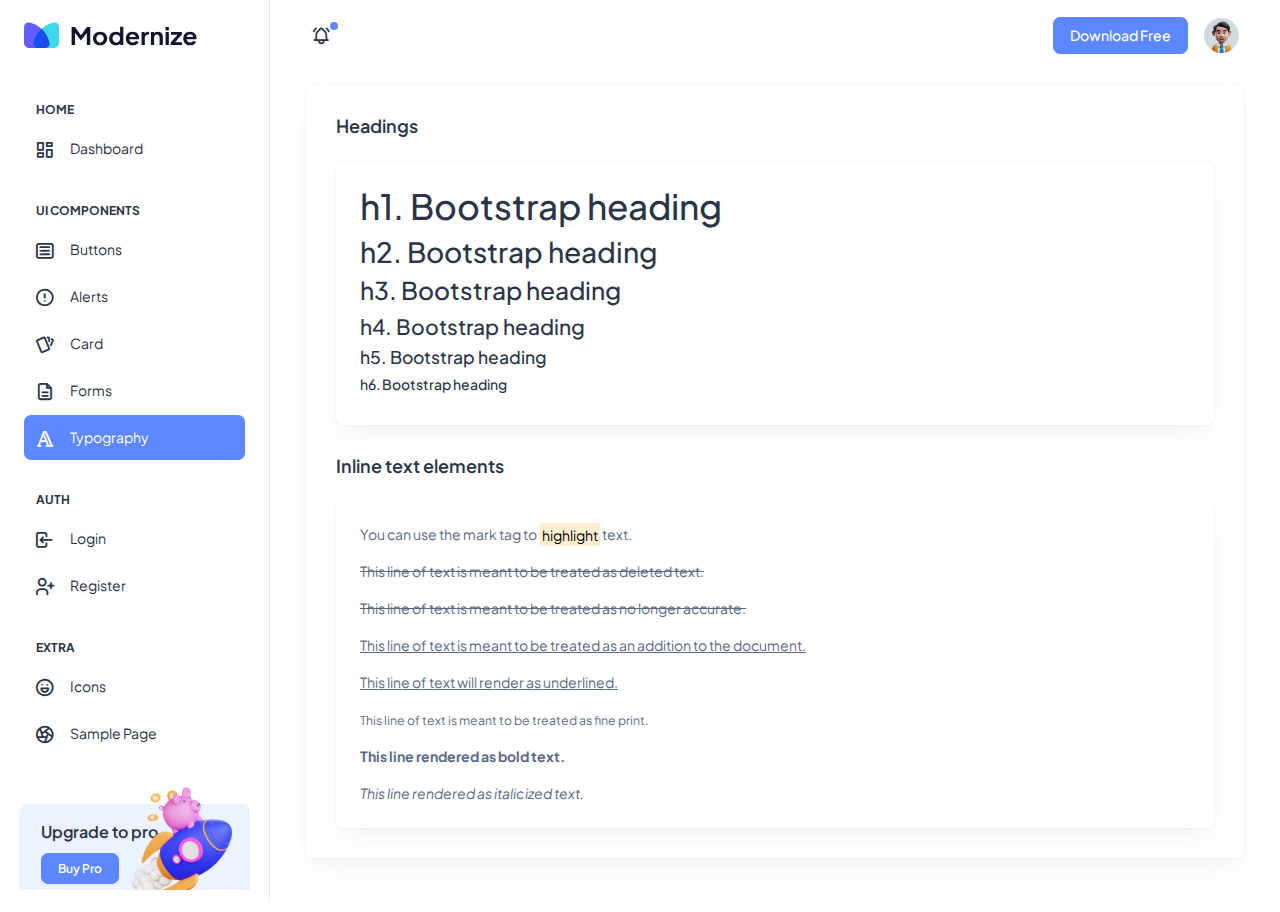
<file: src/html/ui-typography.html>
<!doctype html>
<html lang="en">

<head>
  <meta charset="utf-8">
  <meta name="viewport" content="width=device-width, initial-scale=1">
  <title>Modernize Free</title>
  <link rel="shortcut icon" type="image/png" href="../assets/images/logos/favicon.png" />
  <link rel="stylesheet" href="../assets/css/styles.min.css" />
</head>

<body>
  <!--  Body Wrapper -->
  <div class="page-wrapper" id="main-wrapper" data-layout="vertical" data-navbarbg="skin6" data-sidebartype="full"
    data-sidebar-position="fixed" data-header-position="fixed">
    <!-- Sidebar Start -->
    <aside class="left-sidebar">
      <!-- Sidebar scroll-->
      <div>
        <div class="brand-logo d-flex align-items-center justify-content-between">
          <a href="./index.html" class="text-nowrap logo-img">
            <img src="../assets/images/logos/dark-logo.svg" width="180" alt="" />
          </a>
          <div class="close-btn d-xl-none d-block sidebartoggler cursor-pointer" id="sidebarCollapse">
            <i class="ti ti-x fs-8"></i>
          </div>
        </div>
        <!-- Sidebar navigation-->
        <nav class="sidebar-nav scroll-sidebar" data-simplebar="">
          <ul id="sidebarnav">
            <li class="nav-small-cap">
              <i class="ti ti-dots nav-small-cap-icon fs-4"></i>
              <span class="hide-menu">Home</span>
            </li>
            <li class="sidebar-item">
              <a class="sidebar-link" href="./index.html" aria-expanded="false">
                <span>
                  <i class="ti ti-layout-dashboard"></i>
                </span>
                <span class="hide-menu">Dashboard</span>
              </a>
            </li>
            <li class="nav-small-cap">
              <i class="ti ti-dots nav-small-cap-icon fs-4"></i>
              <span class="hide-menu">UI COMPONENTS</span>
            </li>
            <li class="sidebar-item">
              <a class="sidebar-link" href="./ui-buttons.html" aria-expanded="false">
                <span>
                  <i class="ti ti-article"></i>
                </span>
                <span class="hide-menu">Buttons</span>
              </a>
            </li>
            <li class="sidebar-item">
              <a class="sidebar-link" href="./ui-alerts.html" aria-expanded="false">
                <span>
                  <i class="ti ti-alert-circle"></i>
                </span>
                <span class="hide-menu">Alerts</span>
              </a>
            </li>
            <li class="sidebar-item">
              <a class="sidebar-link" href="./ui-card.html" aria-expanded="false">
                <span>
                  <i class="ti ti-cards"></i>
                </span>
                <span class="hide-menu">Card</span>
              </a>
            </li>
            <li class="sidebar-item">
              <a class="sidebar-link" href="./ui-forms.html" aria-expanded="false">
                <span>
                  <i class="ti ti-file-description"></i>
                </span>
                <span class="hide-menu">Forms</span>
              </a>
            </li>
            <li class="sidebar-item">
              <a class="sidebar-link" href="./ui-typography.html" aria-expanded="false">
                <span>
                  <i class="ti ti-typography"></i>
                </span>
                <span class="hide-menu">Typography</span>
              </a>
            </li>
            <li class="nav-small-cap">
              <i class="ti ti-dots nav-small-cap-icon fs-4"></i>
              <span class="hide-menu">AUTH</span>
            </li>
            <li class="sidebar-item">
              <a class="sidebar-link" href="./authentication-login.html" aria-expanded="false">
                <span>
                  <i class="ti ti-login"></i>
                </span>
                <span class="hide-menu">Login</span>
              </a>
            </li>
            <li class="sidebar-item">
              <a class="sidebar-link" href="./authentication-register.html" aria-expanded="false">
                <span>
                  <i class="ti ti-user-plus"></i>
                </span>
                <span class="hide-menu">Register</span>
              </a>
            </li>
            <li class="nav-small-cap">
              <i class="ti ti-dots nav-small-cap-icon fs-4"></i>
              <span class="hide-menu">EXTRA</span>
            </li>
            <li class="sidebar-item">
              <a class="sidebar-link" href="./icon-tabler.html" aria-expanded="false">
                <span>
                  <i class="ti ti-mood-happy"></i>
                </span>
                <span class="hide-menu">Icons</span>
              </a>
            </li>
            <li class="sidebar-item">
              <a class="sidebar-link" href="./sample-page.html" aria-expanded="false">
                <span>
                  <i class="ti ti-aperture"></i>
                </span>
                <span class="hide-menu">Sample Page</span>
              </a>
            </li>
          </ul>
          <div class="unlimited-access hide-menu bg-light-primary position-relative mb-7 mt-5 rounded">
            <div class="d-flex">
              <div class="unlimited-access-title me-3">
                <h6 class="fw-semibold fs-4 mb-6 text-dark w-85">Upgrade to pro</h6>
                <a href="https://adminmart.com/product/modernize-bootstrap-5-admin-template/" target="_blank" class="btn btn-primary fs-2 fw-semibold lh-sm">Buy Pro</a>
              </div>
              <div class="unlimited-access-img">
                <img src="../assets/images/backgrounds/rocket.png" alt="" class="img-fluid">
              </div>
            </div>
          </div>
        </nav>
        <!-- End Sidebar navigation -->
      </div>
      <!-- End Sidebar scroll-->
    </aside>
    <!--  Sidebar End -->
    <!--  Main wrapper -->
    <div class="body-wrapper">
      <!--  Header Start -->
      <header class="app-header">
        <nav class="navbar navbar-expand-lg navbar-light">
          <ul class="navbar-nav">
            <li class="nav-item d-block d-xl-none">
              <a class="nav-link sidebartoggler nav-icon-hover" id="headerCollapse" href="javascript:void(0)">
                <i class="ti ti-menu-2"></i>
              </a>
            </li>
            <li class="nav-item">
              <a class="nav-link nav-icon-hover" href="javascript:void(0)">
                <i class="ti ti-bell-ringing"></i>
                <div class="notification bg-primary rounded-circle"></div>
              </a>
            </li>
          </ul>
          <div class="navbar-collapse justify-content-end px-0" id="navbarNav">
            <ul class="navbar-nav flex-row ms-auto align-items-center justify-content-end">
              <a href="https://adminmart.com/product/modernize-free-bootstrap-admin-dashboard/" target="_blank" class="btn btn-primary">Download Free</a>
              <li class="nav-item dropdown">
                <a class="nav-link nav-icon-hover" href="javascript:void(0)" id="drop2" data-bs-toggle="dropdown"
                  aria-expanded="false">
                  <img src="../assets/images/profile/user-1.jpg" alt="" width="35" height="35" class="rounded-circle">
                </a>
                <div class="dropdown-menu dropdown-menu-end dropdown-menu-animate-up" aria-labelledby="drop2">
                  <div class="message-body">
                    <a href="javascript:void(0)" class="d-flex align-items-center gap-2 dropdown-item">
                      <i class="ti ti-user fs-6"></i>
                      <p class="mb-0 fs-3">My Profile</p>
                    </a>
                    <a href="javascript:void(0)" class="d-flex align-items-center gap-2 dropdown-item">
                      <i class="ti ti-mail fs-6"></i>
                      <p class="mb-0 fs-3">My Account</p>
                    </a>
                    <a href="javascript:void(0)" class="d-flex align-items-center gap-2 dropdown-item">
                      <i class="ti ti-list-check fs-6"></i>
                      <p class="mb-0 fs-3">My Task</p>
                    </a>
                    <a href="./authentication-login.html" class="btn btn-outline-primary mx-3 mt-2 d-block">Logout</a>
                  </div>
                </div>
              </li>
            </ul>
          </div>
        </nav>
      </header>
      <!--  Header End -->
      <div class="container-fluid">
        <div class="container-fluid">
          <div class="card">
            <div class="card-body">
              <h5 class="card-title fw-semibold mb-4">Headings</h5>
              <div class="card">
                <div class="card-body p-4">
                  <h1>h1. Bootstrap heading</h1>
                  <h2>h2. Bootstrap heading</h2>
                  <h3>h3. Bootstrap heading</h3>
                  <h4>h4. Bootstrap heading</h4>
                  <h5>h5. Bootstrap heading</h5>
                  <h6>h6. Bootstrap heading</h6>
                </div>
              </div>
              <h5 class="card-title fw-semibold mb-4">Inline text elements</h5>
              <div class="card mb-0">
                <div class="card-body p-4">
                  <p>You can use the mark tag to <mark>highlight</mark> text.</p>
                  <p><del>This line of text is meant to be treated as deleted text.</del></p>
                  <p><s>This line of text is meant to be treated as no longer accurate.</s></p>
                  <p><ins>This line of text is meant to be treated as an addition to the document.</ins></p>
                  <p><u>This line of text will render as underlined.</u></p>
                  <p><small>This line of text is meant to be treated as fine print.</small></p>
                  <p><strong>This line rendered as bold text.</strong></p>
                  <p class="mb-0"><em>This line rendered as italicized text.</em></p>
                </div>
              </div>
            </div>
          </div>
        </div>
      </div>
    </div>
  </div>
  <script src="../assets/libs/jquery/dist/jquery.min.js"></script>
  <script src="../assets/libs/bootstrap/dist/js/bootstrap.bundle.min.js"></script>
  <script src="../assets/js/sidebarmenu.js"></script>
  <script src="../assets/js/app.min.js"></script>
  <script src="../assets/libs/simplebar/dist/simplebar.js"></script>
</body>

</html>
</file>
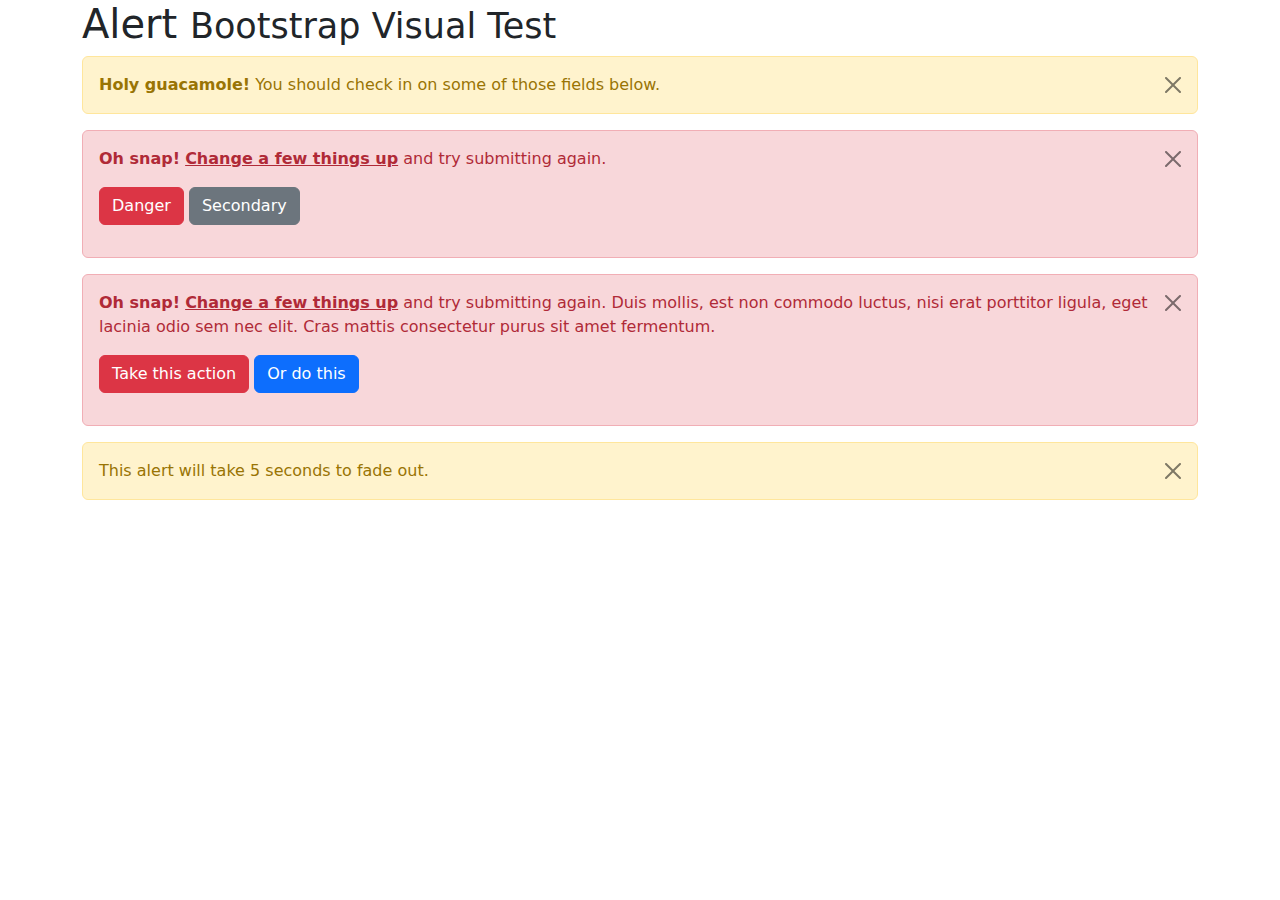
<file: src/assets/libs/bootstrap/js/tests/visual/alert.html>
<!doctype html>
<html lang="en">
  <head>
    <meta charset="utf-8">
    <meta name="viewport" content="width=device-width, initial-scale=1">
    <link href="../../../dist/css/bootstrap.min.css" rel="stylesheet">
    <title>Alert</title>
  </head>
  <body>
    <div class="container">
      <h1>Alert <small>Bootstrap Visual Test</small></h1>

      <div class="alert alert-warning alert-dismissible fade show" role="alert">
        <button type="button" class="btn-close" data-bs-dismiss="alert" aria-label="Close"></button>
        <strong>Holy guacamole!</strong> You should check in on some of those fields below.
      </div>

      <div class="alert alert-danger alert-dismissible fade show" role="alert">
        <button type="button" class="btn-close" data-bs-dismiss="alert" aria-label="Close"></button>
        <p>
          <strong>Oh snap!</strong> <a href="#" class="alert-link">Change a few things up</a> and try submitting again.
        </p>
        <p>
          <button type="button" class="btn btn-danger">Danger</button>
          <button type="button" class="btn btn-secondary">Secondary</button>
        </p>
      </div>

      <div class="alert alert-danger alert-dismissible fade show" role="alert">
        <button type="button" class="btn-close" data-bs-dismiss="alert" aria-label="Close"></button>
        <p>
          <strong>Oh snap!</strong> <a href="#" class="alert-link">Change a few things up</a> and try submitting again. Duis mollis, est non commodo luctus, nisi erat porttitor ligula, eget lacinia odio sem nec elit. Cras mattis consectetur purus sit amet fermentum.
        </p>
        <p>
          <button type="button" class="btn btn-danger">Take this action</button>
          <button type="button" class="btn btn-primary">Or do this</button>
        </p>
      </div>

      <div class="alert alert-warning alert-dismissible fade show" role="alert" style="transition-duration: 5s;">
        <button type="button" class="btn-close" data-bs-dismiss="alert" aria-label="Close"></button>
        This alert will take 5 seconds to fade out.
      </div>
    </div>

    <script src="../../../dist/js/bootstrap.bundle.js"></script>
  </body>
</html>
</file>
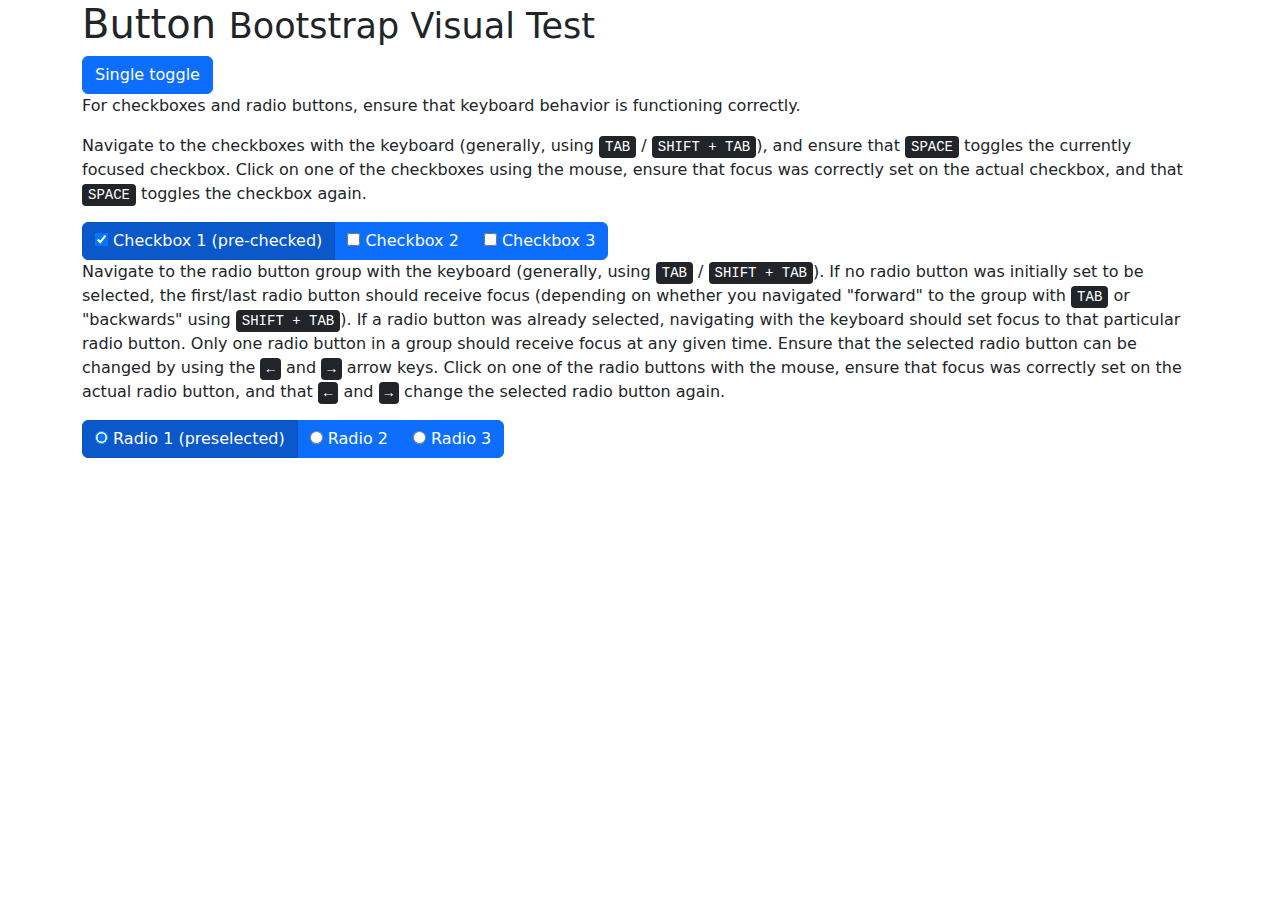
<file: src/assets/libs/bootstrap/js/tests/visual/button.html>
<!doctype html>
<html lang="en">
  <head>
    <meta charset="utf-8">
    <meta name="viewport" content="width=device-width, initial-scale=1">
    <link href="../../../dist/css/bootstrap.min.css" rel="stylesheet">
    <title>Button</title>
  </head>
  <body>
    <div class="container">
      <h1>Button <small>Bootstrap Visual Test</small></h1>

      <button type="button" class="btn btn-primary" data-bs-toggle="button" aria-pressed="false" autocomplete="off">
        Single toggle
      </button>

      <p>For checkboxes and radio buttons, ensure that keyboard behavior is functioning correctly.</p>
      <p>Navigate to the checkboxes with the keyboard (generally, using <kbd>TAB</kbd> / <kbd>SHIFT + TAB</kbd>), and ensure that <kbd>SPACE</kbd> toggles the currently focused checkbox. Click on one of the checkboxes using the mouse, ensure that focus was correctly set on the actual checkbox, and that <kbd>SPACE</kbd> toggles the checkbox again.</p>

      <div class="btn-group" data-bs-toggle="buttons">
        <label class="btn btn-primary active">
          <input type="checkbox" checked autocomplete="off"> Checkbox 1 (pre-checked)
        </label>
        <label class="btn btn-primary">
          <input type="checkbox" autocomplete="off"> Checkbox 2
        </label>
        <label class="btn btn-primary">
          <input type="checkbox" autocomplete="off"> Checkbox 3
        </label>
      </div>

      <p>Navigate to the radio button group with the keyboard (generally, using <kbd>TAB</kbd> / <kbd>SHIFT + TAB</kbd>). If no radio button was initially set to be selected, the first/last radio button should receive focus (depending on whether you navigated "forward" to the group with <kbd>TAB</kbd> or "backwards" using <kbd>SHIFT + TAB</kbd>). If a radio button was already selected, navigating with the keyboard should set focus to that particular radio button. Only one radio button in a group should receive focus at any given time.  Ensure that the selected radio button can be changed by using the <kbd>←</kbd> and <kbd>→</kbd> arrow keys. Click on one of the radio buttons with the mouse,  ensure that focus was correctly set on the actual radio button, and that <kbd>←</kbd> and <kbd>→</kbd> change the selected radio button again.</p>

      <div class="btn-group" data-bs-toggle="buttons">
        <label class="btn btn-primary active">
          <input type="radio" name="options" id="option1" autocomplete="off" checked> Radio 1 (preselected)
        </label>
        <label class="btn btn-primary">
          <input type="radio" name="options" id="option2" autocomplete="off"> Radio 2
        </label>
        <label class="btn btn-primary">
          <input type="radio" name="options" id="option3" autocomplete="off"> Radio 3
        </label>
      </div>
    </div>

    <script src="../../../dist/js/bootstrap.bundle.js"></script>
  </body>
</html>
</file>
